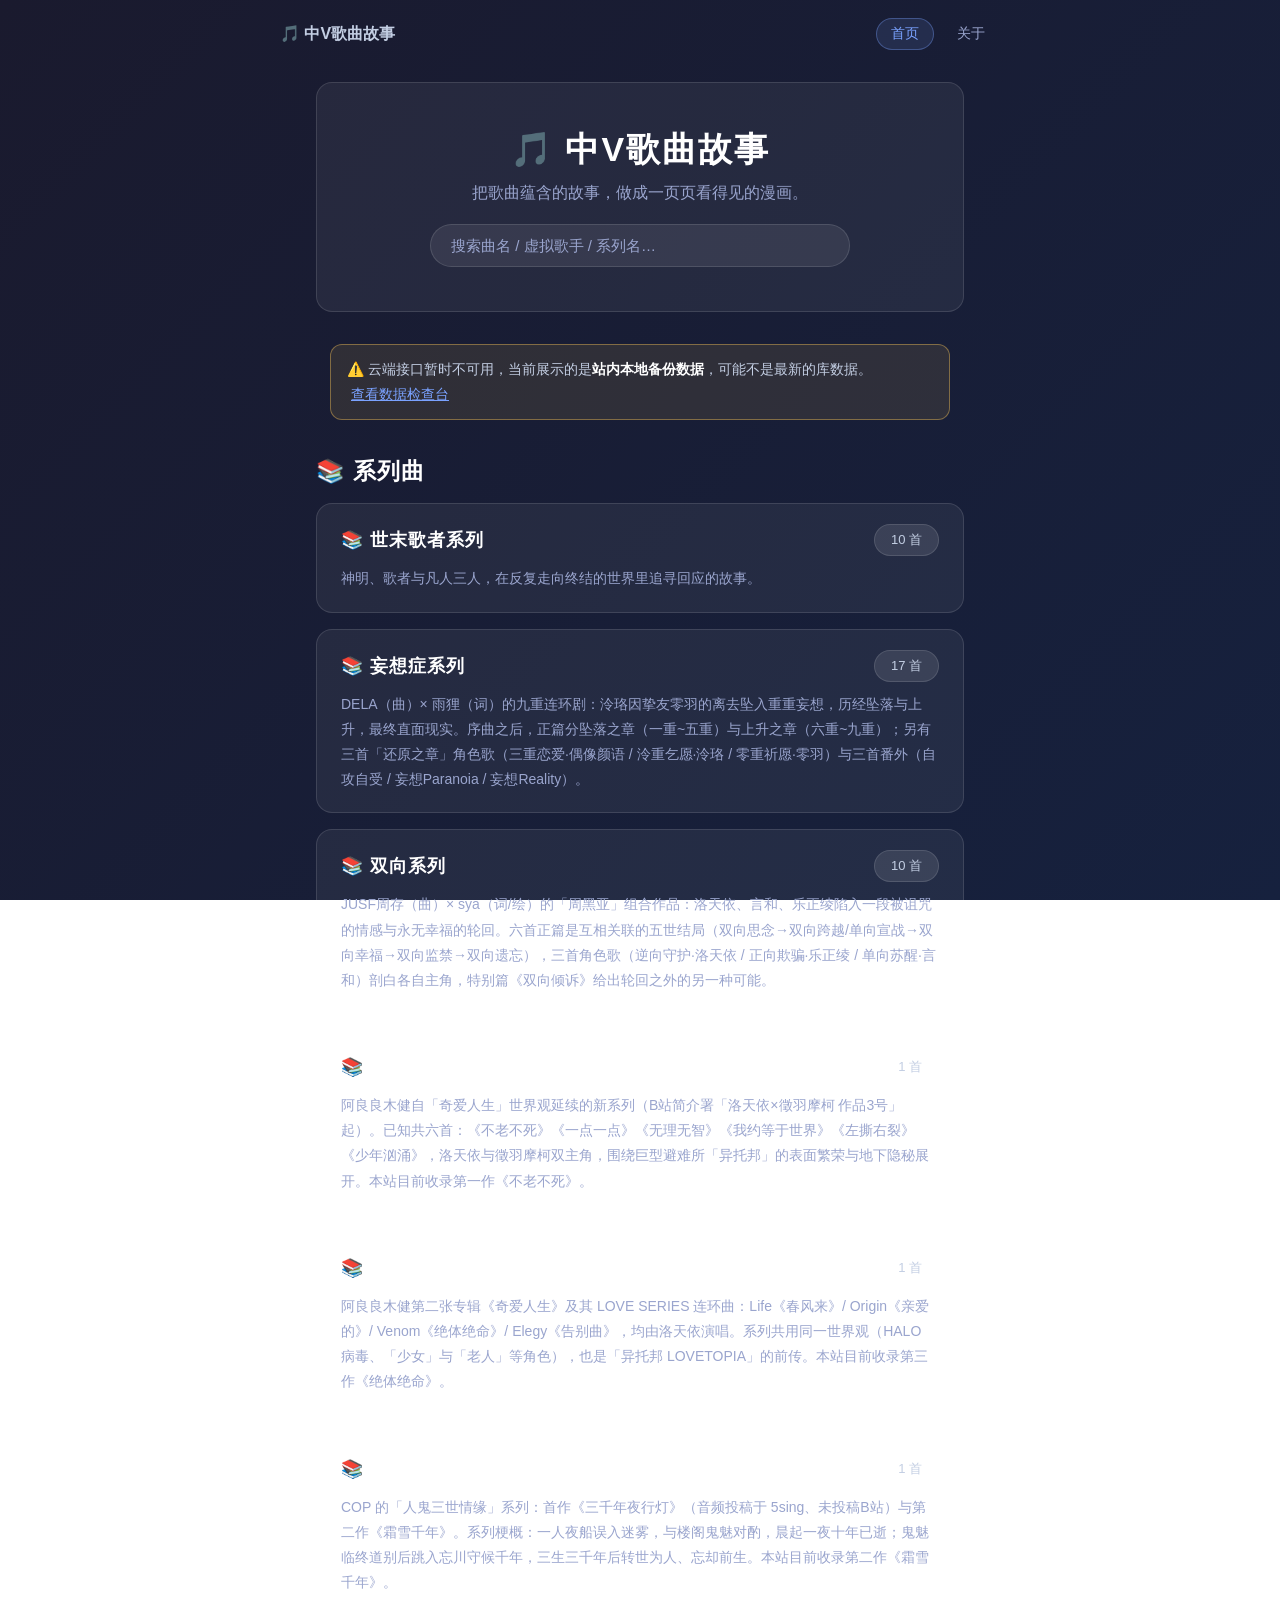
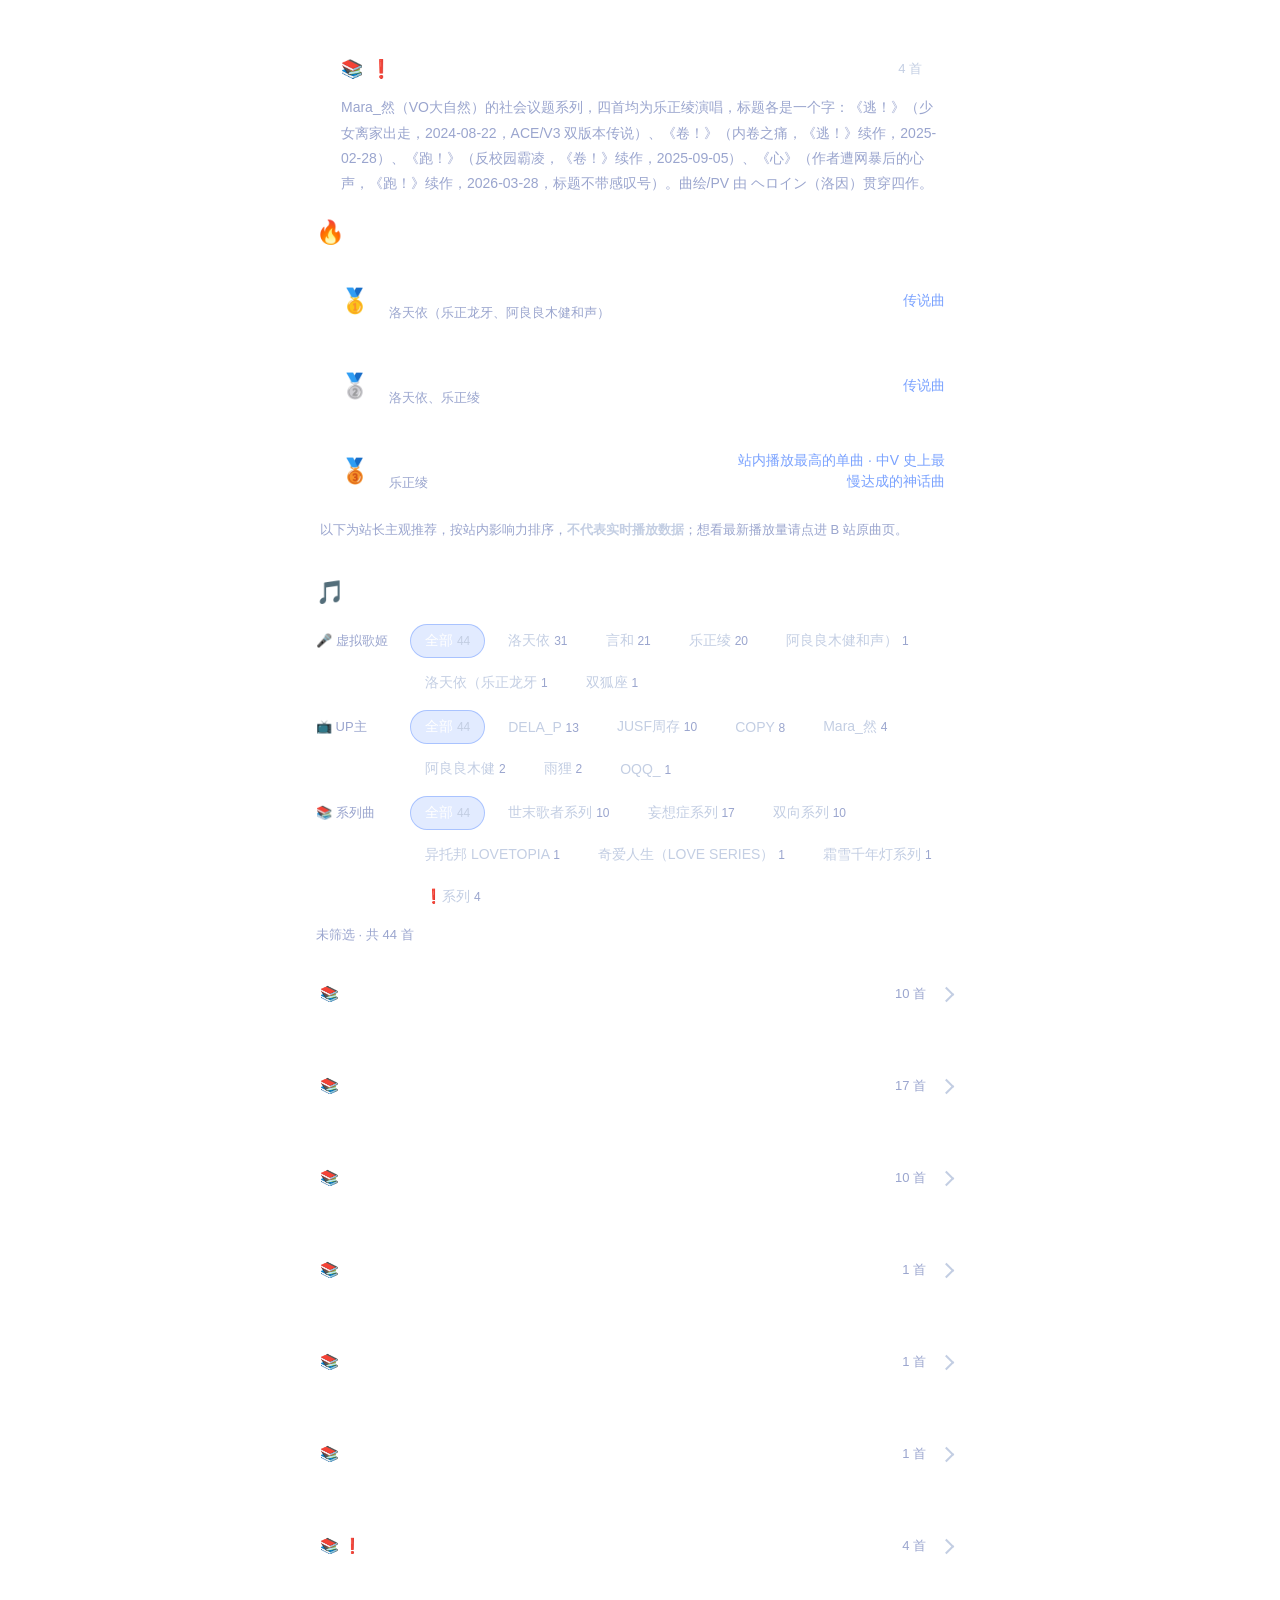
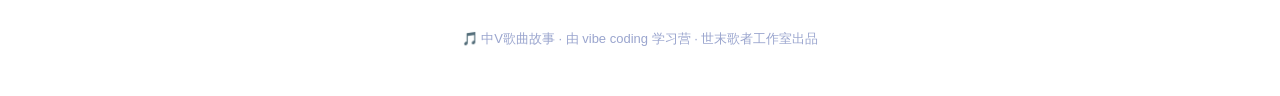
<file: index.html>
<!DOCTYPE html>
<html lang="zh-CN">
<head>
  <meta charset="UTF-8">
  <meta name="viewport" content="width=device-width, initial-scale=1.0">
  <title>中V歌曲故事</title>
  <link rel="stylesheet" href="css/style.css">
  <link rel="icon" href="favicon.ico" type="image/x-icon">
</head>
<body>
  <noscript>
    <p style="color:#fff;text-align:center;padding:40px;">这个网站需要启用 JavaScript 才能阅读故事。</p>
  </noscript>
  <nav class="site-nav">
    <a class="nav-brand" href="#/">🎵 中V歌曲故事</a>
    <div class="nav-links">
      <a class="nav-link" data-route="home" href="#/">首页</a>
      <a class="nav-link" data-route="about" href="#/about">关于</a>
    </div>
  </nav>
  <div id="app"></div>
  <script src="js/data.js"></script>
  <!-- Day 19：数据访问层（所有 HTTP 调用）必须先于业务层加载 -->
  <script src="js/api.js"></script>
  <script src="js/store.js"></script>
  <script src="js/render.js"></script>
  <script src="js/app.js"></script>
</body>
</html>
</file>
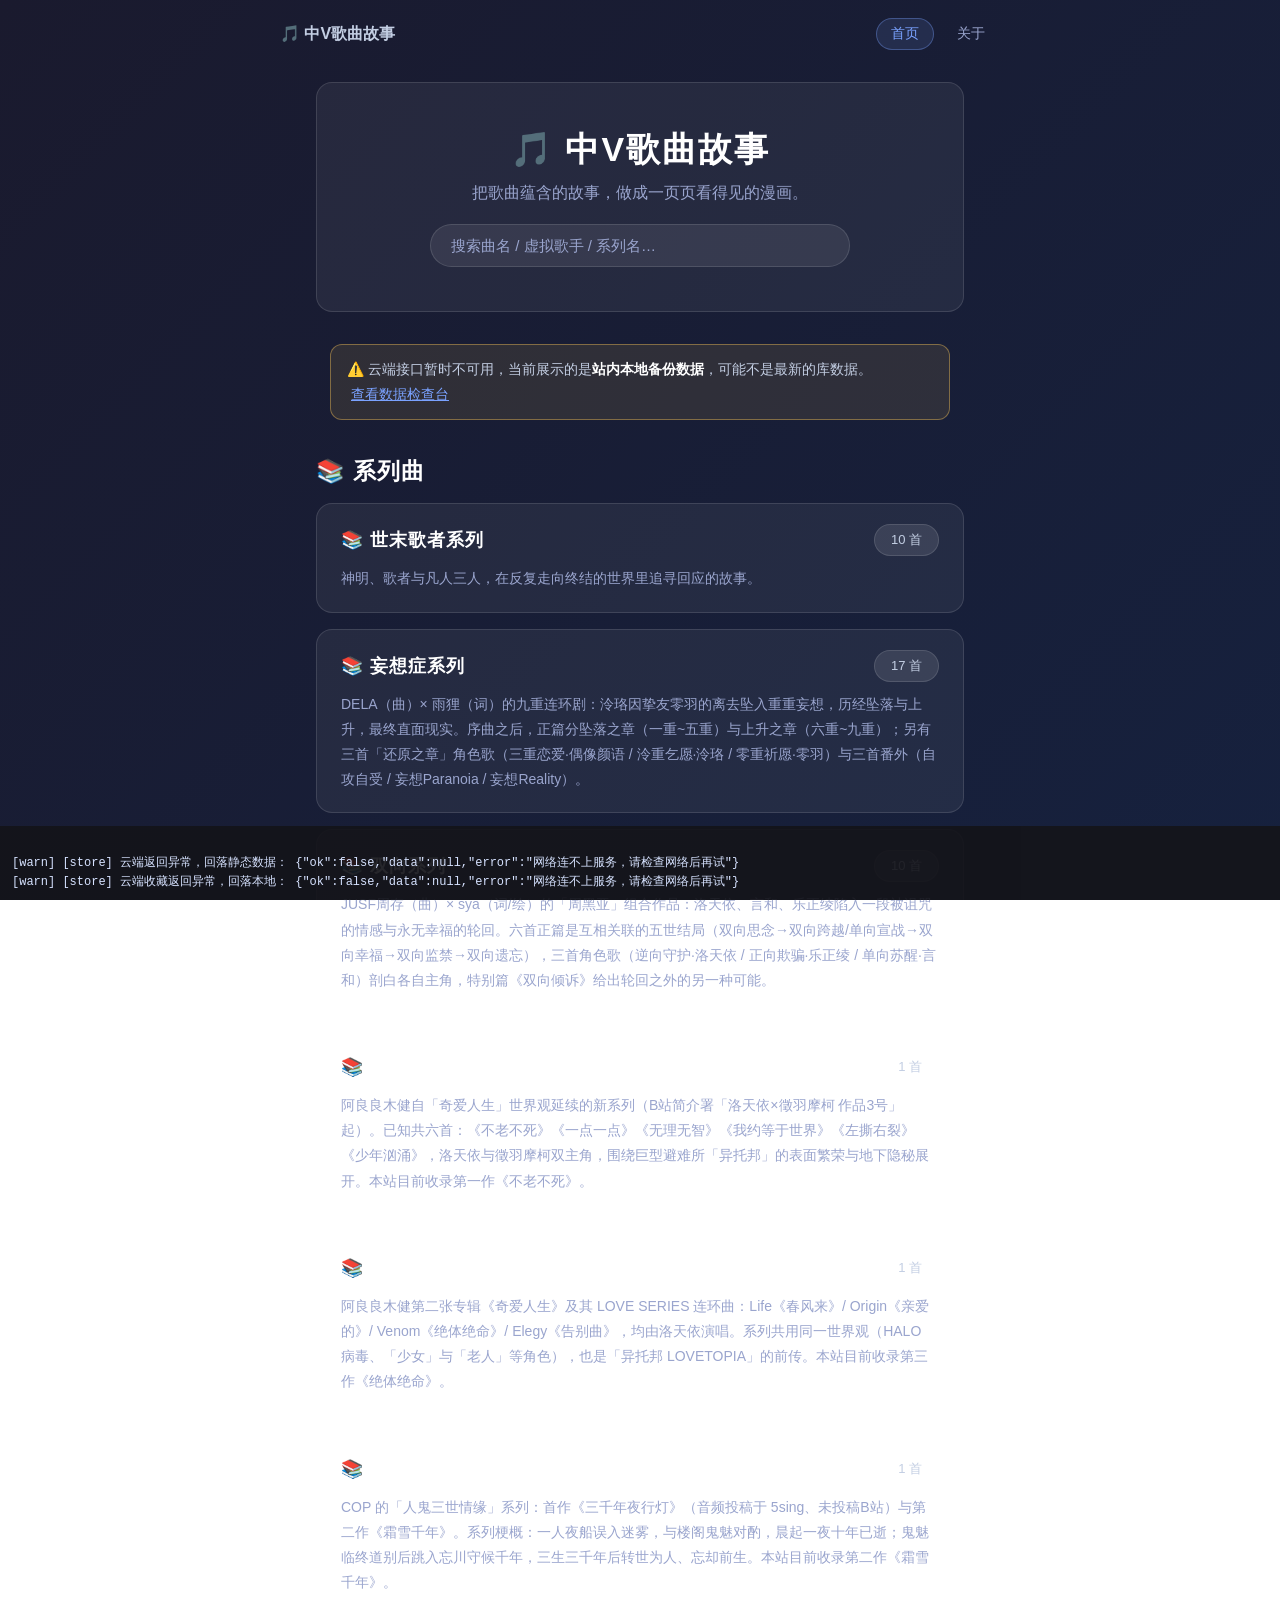
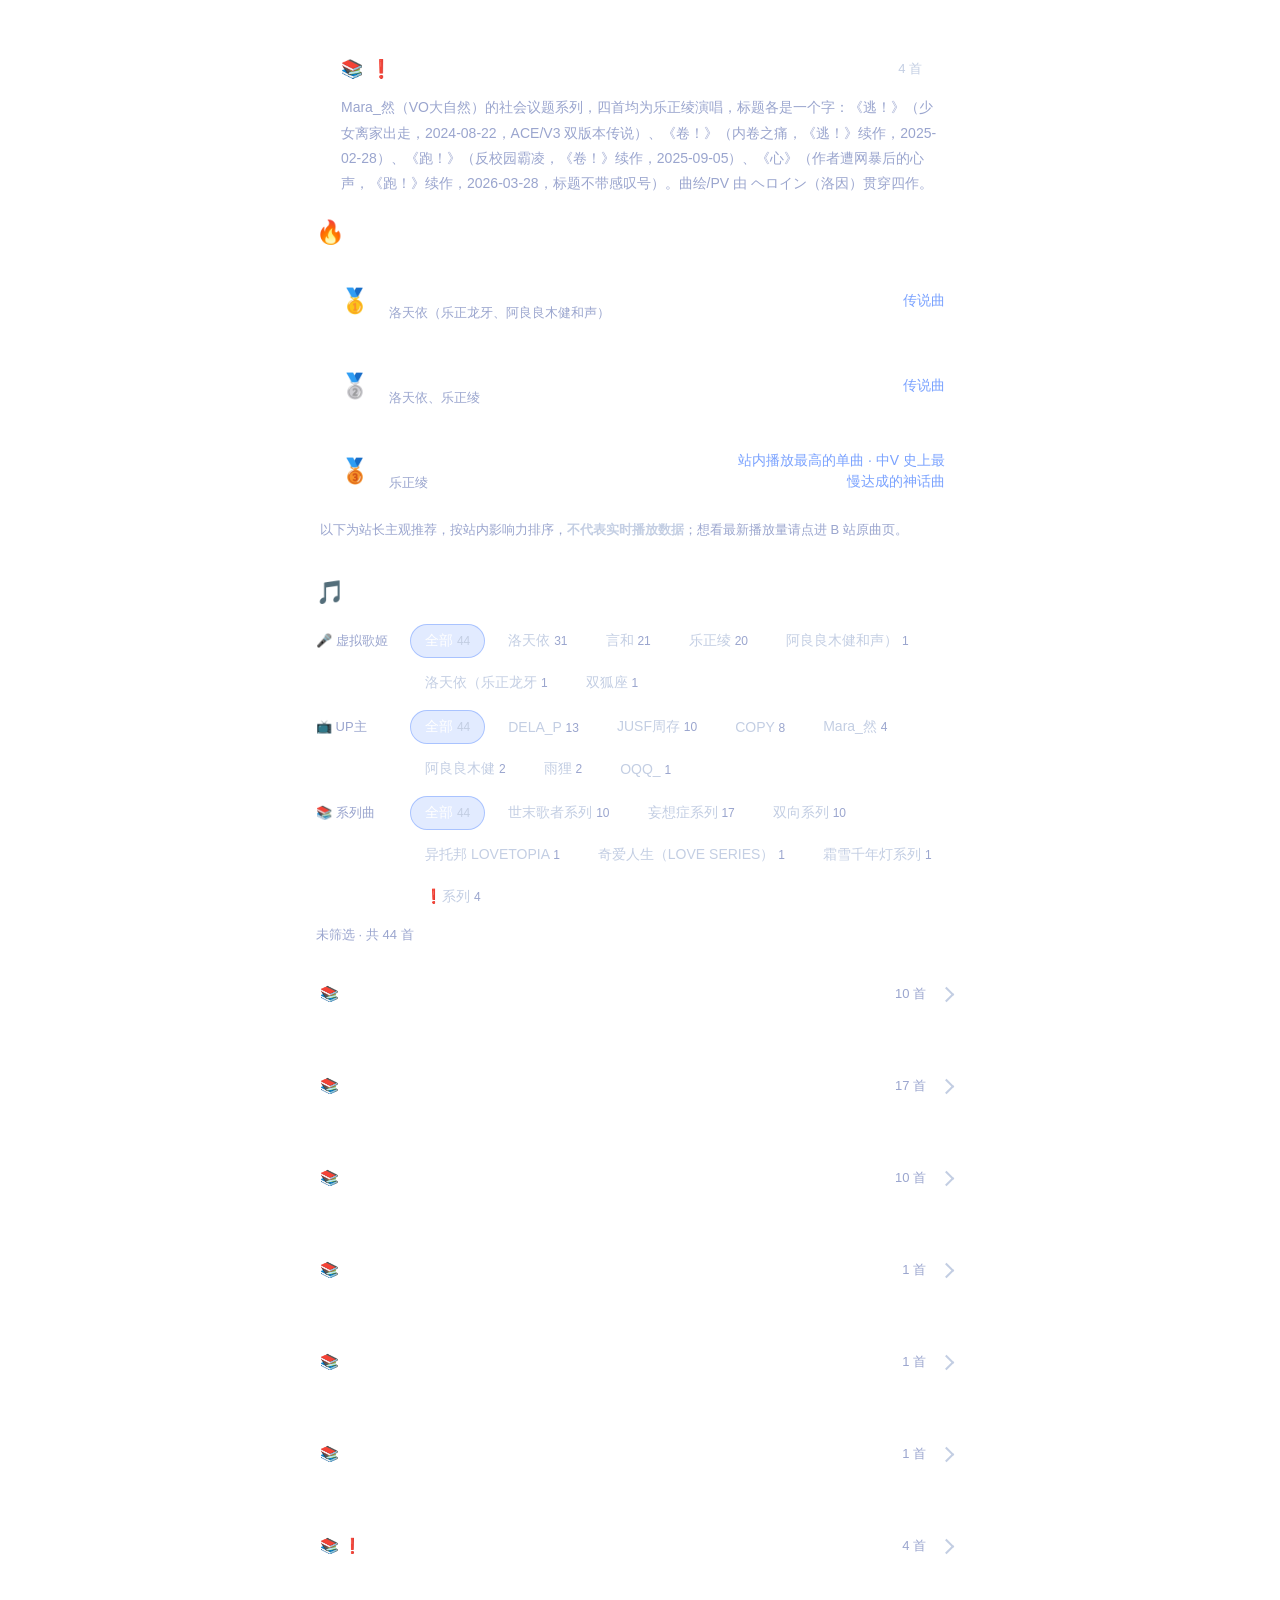
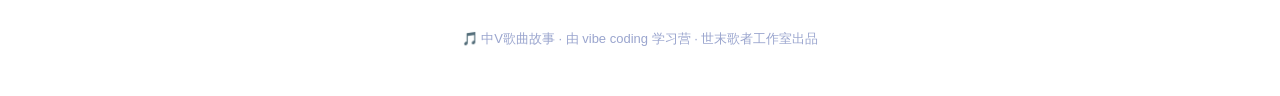
<file: scripts/day24-local.html>
<!DOCTYPE html>
<html lang="zh-CN">
<head>
  <meta charset="UTF-8">
  <meta name="viewport" content="width=device-width, initial-scale=1.0">
  <title>Day 24 · 本地联调复现台（站点真实代码 + 本地假后端）</title>
  <link rel="stylesheet" href="/css/style.css">
</head>
<body>
  <nav class="site-nav">
    <a class="nav-brand" href="#/">🎵 中V歌曲故事</a>
    <div class="nav-links">
      <a class="nav-link" data-route="home" href="#/">首页</a>
      <a class="nav-link" data-route="about" href="#/about">关于</a>
    </div>
  </nav>
  <div id="app"></div>
  <pre id="console-mirror" style="position:fixed;bottom:0;left:0;right:0;max-height:180px;overflow:auto;margin:0;padding:8px 12px;background:rgba(20,20,26,.92);color:#d6e2ff;font:12px/1.6 Consolas,monospace;z-index:9999;white-space:pre-wrap;"></pre>
  <script src="/js/data.js"></script>
  <script src="/js/api.js"></script>
  <script>
    // ===== 以下三段是「测试台专用的环境替换」，站点代码一行未改 =====
    // 1) 接口地址指到本地假 PostgREST（契约一致，可增改删查）
    API_BASE.url = "http://127.0.0.1:8974/__full";
    // 2) 控制台镜像：console 输出同时打到页面底部，供截图留证
    (function () {
      const mirror = document.getElementById("console-mirror");
      const orig = { log: console.log, warn: console.warn, error: console.error };
      function put(tag, args) {
        const line = Array.from(args).map(a => (typeof a === "string" ? a : JSON.stringify(a))).join(" ");
        mirror.textContent = (mirror.textContent + "\n" + tag + " " + line).split("\n").slice(-40).join("\n");
      }
      console.log = function () { put("[log]", arguments); orig.log.apply(console, arguments); };
      console.warn = function () { put("[warn]", arguments); orig.warn.apply(console, arguments); };
      console.error = function () { put("[error]", arguments); orig.error.apply(console, arguments); };
      // 3) fetch 记录：每个 RPC 请求一行（发了几次、返回什么状态，一目了然）
      const of = window.fetch;
      window.fetch = function (url, opts) {
        const u = String(url);
        return of.apply(this, arguments).then(res => {
          if (u.indexOf("/rpc/") !== -1) {
            console.log("[net] POST " + u.split("/rpc/")[1].split("?")[0] + " → HTTP " + res.status);
          }
          return res;
        });
      };
    })();
  </script>
  <script src="/js/store.js"></script>
  <script src="/js/render.js"></script>
  <script src="/js/app.js"></script>
  <script>
    // 测试台专用：confirm 自动「确定」，否则无头浏览器里的删除永远走不下去
    window.confirm = function (msg) { console.log("[confirm] " + String(msg).split("\n")[0] + " → 确定"); return true; };

    // 复现驱动：?auto=double-delete —— 写入一条测试收藏，等写入结果出来，再 0 间隔快速连点两次「删掉这条收藏」
    (function () {
      const mode = new URLSearchParams(location.search).get("auto");
      if (mode !== "double-delete") return;
      function poll(label, test, cb, tries) {
        let r = null;
        try { r = test(); } catch (e) {}
        if (r) return cb(r);
        if (tries <= 0) { console.error("[driver] 等不到：" + label); return; }
        setTimeout(function () { poll(label, test, cb, tries - 1); }, 120);
      }
      function clickFresh(sel, tag) {
        const el = document.querySelector(sel);
        if (!el) { console.error("[driver] 点击时找不到 " + sel); return false; }
        console.log("[driver] " + tag);
        el.click();
        return true;
      }
      location.hash = "#/status";
      poll("写入按钮", function () { return document.querySelector("[data-status-write]"); }, function () {
        clickFresh("[data-status-write]", "第 1 次点击写入");
        poll("写入结果文本", function () {
          const out = document.getElementById("status-write-result");
          return out && out.textContent ? out : null;
        }, function () {
          poll("删除按钮", function () { return document.querySelector("[data-status-delete]"); }, function () {
            clickFresh("[data-status-delete]", "第 1 次点击删除");
            clickFresh("[data-status-delete]", "第 2 次点击删除（快速连点，间隔 0ms）");
          }, 80);
        }, 80);
      }, 80);
    })();
  </script>
</body>
</html>
</file>
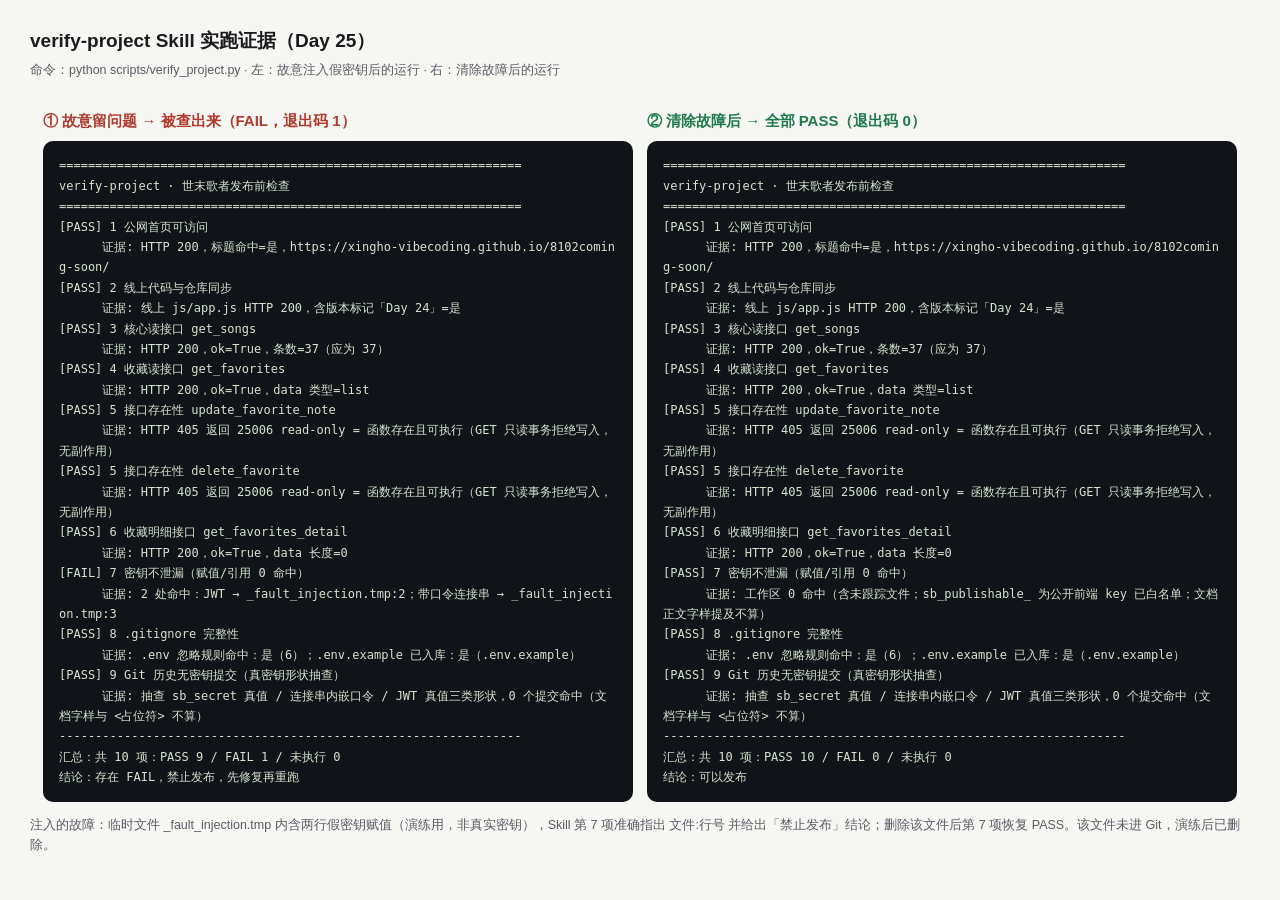
<file: scripts/day25-verify.html>
<!DOCTYPE html><html lang="zh-CN"><head><meta charset="utf-8"><title>Day 25 · verify-project 实跑证据</title>
<style>body{margin:0;padding:26px 30px;background:#f6f6f2;color:#1b1b1f;font:14px/1.6 "Segoe UI","Microsoft YaHei",sans-serif}
h1{font-size:19px;margin:0 0 4px}.sub{color:#5b5b66;font-size:12.5px;margin-bottom:14px}
h2{font-size:15px;margin:14px 0 8px}
pre{background:#101418;color:#d6e2d0;border-radius:10px;padding:14px 16px;font:12px/1.7 Consolas,monospace;white-space:pre-wrap;word-break:break-all;margin:0}
.fail h2{color:#b03a2e}.good h2{color:#1f7a4d}
.note{margin-top:12px;font-size:12.5px;color:#5b5b66}</style></head><body>
<h1>verify-project Skill 实跑证据（Day 25）</h1>
<div class="sub">命令：python scripts/verify_project.py · 左：故意注入假密钥后的运行 · 右：清除故障后的运行</div>
<table style="width:100%;border-collapse:separate;border-spacing:12px 0"><tr>
<td class="fail" style="width:50%;vertical-align:top"><h2>① 故意留问题 → 被查出来（FAIL，退出码 1）</h2><pre>================================================================
verify-project · 世末歌者发布前检查
================================================================
[PASS] 1 公网首页可访问
      证据: HTTP 200，标题命中=是，https://xingho-vibecoding.github.io/8102coming-soon/
[PASS] 2 线上代码与仓库同步
      证据: 线上 js/app.js HTTP 200，含版本标记「Day 24」=是
[PASS] 3 核心读接口 get_songs
      证据: HTTP 200，ok=True，条数=37（应为 37）
[PASS] 4 收藏读接口 get_favorites
      证据: HTTP 200，ok=True，data 类型=list
[PASS] 5 接口存在性 update_favorite_note
      证据: HTTP 405 返回 25006 read-only = 函数存在且可执行（GET 只读事务拒绝写入，无副作用）
[PASS] 5 接口存在性 delete_favorite
      证据: HTTP 405 返回 25006 read-only = 函数存在且可执行（GET 只读事务拒绝写入，无副作用）
[PASS] 6 收藏明细接口 get_favorites_detail
      证据: HTTP 200，ok=True，data 长度=0
[FAIL] 7 密钥不泄漏（赋值/引用 0 命中）
      证据: 2 处命中：JWT → _fault_injection.tmp:2；带口令连接串 → _fault_injection.tmp:3
[PASS] 8 .gitignore 完整性
      证据: .env 忽略规则命中：是（6）；.env.example 已入库：是（.env.example）
[PASS] 9 Git 历史无密钥提交（真密钥形状抽查）
      证据: 抽查 sb_secret 真值 / 连接串内嵌口令 / JWT 真值三类形状，0 个提交命中（文档字样与 &lt;占位符&gt; 不算）
----------------------------------------------------------------
汇总：共 10 项：PASS 9 / FAIL 1 / 未执行 0
结论：存在 FAIL，禁止发布，先修复再重跑
</pre></td>
<td class="good" style="width:50%;vertical-align:top"><h2>② 清除故障后 → 全部 PASS（退出码 0）</h2><pre>================================================================
verify-project · 世末歌者发布前检查
================================================================
[PASS] 1 公网首页可访问
      证据: HTTP 200，标题命中=是，https://xingho-vibecoding.github.io/8102coming-soon/
[PASS] 2 线上代码与仓库同步
      证据: 线上 js/app.js HTTP 200，含版本标记「Day 24」=是
[PASS] 3 核心读接口 get_songs
      证据: HTTP 200，ok=True，条数=37（应为 37）
[PASS] 4 收藏读接口 get_favorites
      证据: HTTP 200，ok=True，data 类型=list
[PASS] 5 接口存在性 update_favorite_note
      证据: HTTP 405 返回 25006 read-only = 函数存在且可执行（GET 只读事务拒绝写入，无副作用）
[PASS] 5 接口存在性 delete_favorite
      证据: HTTP 405 返回 25006 read-only = 函数存在且可执行（GET 只读事务拒绝写入，无副作用）
[PASS] 6 收藏明细接口 get_favorites_detail
      证据: HTTP 200，ok=True，data 长度=0
[PASS] 7 密钥不泄漏（赋值/引用 0 命中）
      证据: 工作区 0 命中（含未跟踪文件；sb_publishable_ 为公开前端 key 已白名单；文档正文字样提及不算）
[PASS] 8 .gitignore 完整性
      证据: .env 忽略规则命中：是（6）；.env.example 已入库：是（.env.example）
[PASS] 9 Git 历史无密钥提交（真密钥形状抽查）
      证据: 抽查 sb_secret 真值 / 连接串内嵌口令 / JWT 真值三类形状，0 个提交命中（文档字样与 &lt;占位符&gt; 不算）
----------------------------------------------------------------
汇总：共 10 项：PASS 10 / FAIL 0 / 未执行 0
结论：可以发布
</pre></td>
</tr></table>
<div class="note">注入的故障：临时文件 _fault_injection.tmp 内含两行假密钥赋值（演练用，非真实密钥），Skill 第 7 项准确指出 文件:行号 并给出「禁止发布」结论；删除该文件后第 7 项恢复 PASS。该文件未进 Git，演练后已删除。</div>
</body></html>
</file>
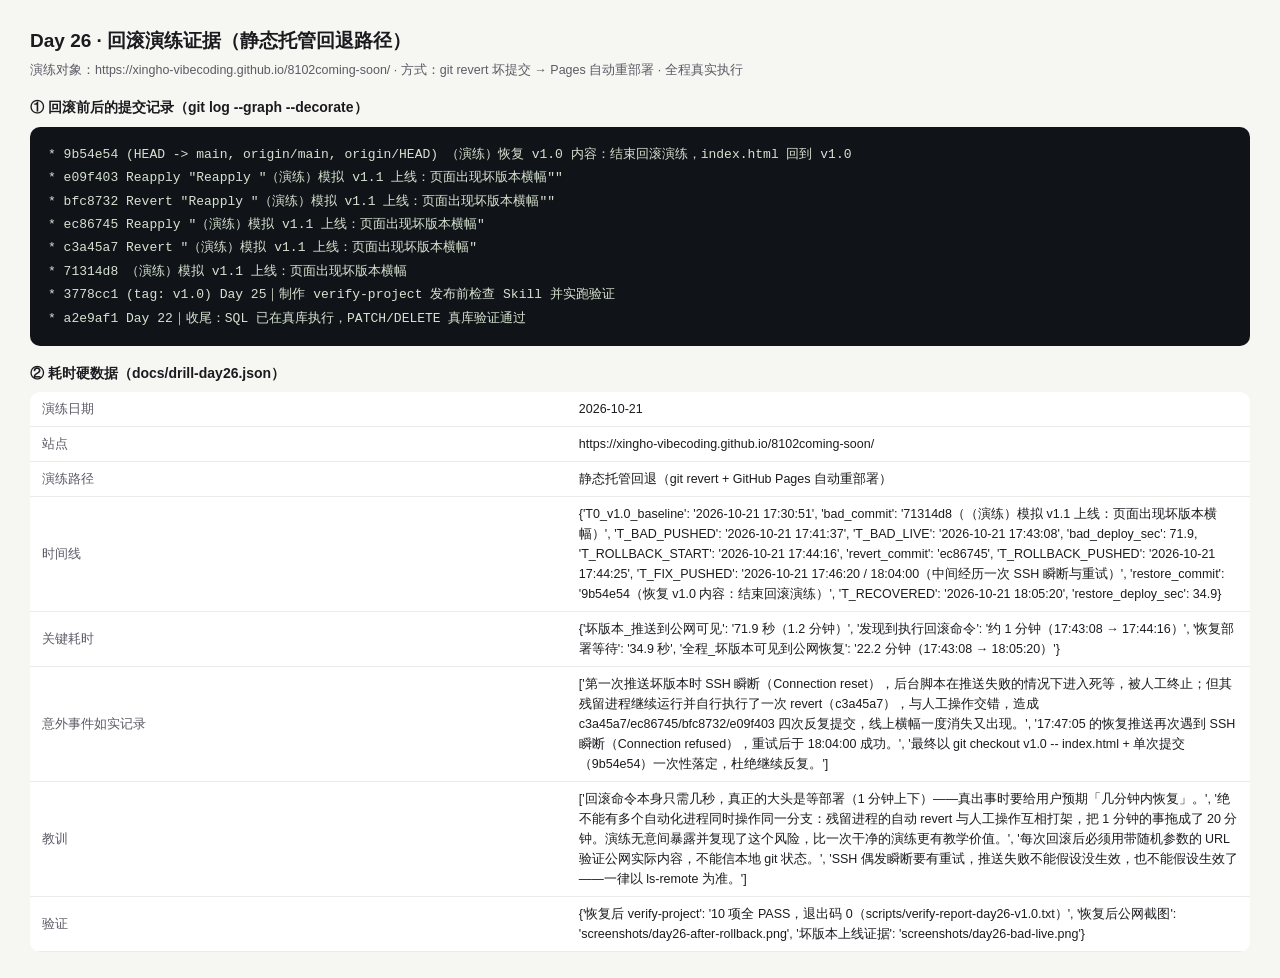
<file: scripts/day26-drill-evidence.html>
<!DOCTYPE html><html lang="zh-CN"><head><meta charset="utf-8">
<title>Day 26 · 回滚演练证据</title>
<style>
body{margin:0;padding:26px 30px;background:#f6f6f2;color:#1b1b1f;font:14px/1.6 "Segoe UI","Microsoft YaHei",sans-serif}
h1{font-size:19px;margin:0 0 4px} .sub{color:#5b5b66;font-size:12.5px;margin-bottom:16px}
h2{font-size:14px;margin:16px 0 8px}
pre{background:#101418;color:#d6e2d0;border-radius:10px;padding:16px 18px;font:13px/1.8 Consolas,monospace;margin:0}
table{border-collapse:collapse;width:100%;background:#fff;border-radius:10px;overflow:hidden;font-size:12.5px}
td{border-bottom:1px solid #ececea;padding:7px 12px} td:first-child{color:#5b5b66;width:44%}
.key td{background:#fff7e6;font-weight:700}
</style></head><body>
<h1>Day 26 · 回滚演练证据（静态托管回退路径）</h1>
<div class="sub">演练对象：https://xingho-vibecoding.github.io/8102coming-soon/ · 方式：git revert 坏提交 → Pages 自动重部署 · 全程真实执行</div>
<h2>① 回滚前后的提交记录（git log --graph --decorate）</h2>
<pre>* 9b54e54 (HEAD -&gt; main, origin/main, origin/HEAD) （演练）恢复 v1.0 内容：结束回滚演练，index.html 回到 v1.0
* e09f403 Reapply &quot;Reapply &quot;（演练）模拟 v1.1 上线：页面出现坏版本横幅&quot;&quot;
* bfc8732 Revert &quot;Reapply &quot;（演练）模拟 v1.1 上线：页面出现坏版本横幅&quot;&quot;
* ec86745 Reapply &quot;（演练）模拟 v1.1 上线：页面出现坏版本横幅&quot;
* c3a45a7 Revert &quot;（演练）模拟 v1.1 上线：页面出现坏版本横幅&quot;
* 71314d8 （演练）模拟 v1.1 上线：页面出现坏版本横幅
* 3778cc1 (tag: v1.0) Day 25｜制作 verify-project 发布前检查 Skill 并实跑验证
* a2e9af1 Day 22｜收尾：SQL 已在真库执行，PATCH/DELETE 真库验证通过
</pre>
<h2>② 耗时硬数据（docs/drill-day26.json）</h2>
<table><tr><td>演练日期</td><td>2026-10-21</td></tr><tr><td>站点</td><td>https://xingho-vibecoding.github.io/8102coming-soon/</td></tr><tr><td>演练路径</td><td>静态托管回退（git revert + GitHub Pages 自动重部署）</td></tr><tr><td>时间线</td><td>{&#x27;T0_v1.0_baseline&#x27;: &#x27;2026-10-21 17:30:51&#x27;, &#x27;bad_commit&#x27;: &#x27;71314d8（（演练）模拟 v1.1 上线：页面出现坏版本横幅）&#x27;, &#x27;T_BAD_PUSHED&#x27;: &#x27;2026-10-21 17:41:37&#x27;, &#x27;T_BAD_LIVE&#x27;: &#x27;2026-10-21 17:43:08&#x27;, &#x27;bad_deploy_sec&#x27;: 71.9, &#x27;T_ROLLBACK_START&#x27;: &#x27;2026-10-21 17:44:16&#x27;, &#x27;revert_commit&#x27;: &#x27;ec86745&#x27;, &#x27;T_ROLLBACK_PUSHED&#x27;: &#x27;2026-10-21 17:44:25&#x27;, &#x27;T_FIX_PUSHED&#x27;: &#x27;2026-10-21 17:46:20 / 18:04:00（中间经历一次 SSH 瞬断与重试）&#x27;, &#x27;restore_commit&#x27;: &#x27;9b54e54（恢复 v1.0 内容：结束回滚演练）&#x27;, &#x27;T_RECOVERED&#x27;: &#x27;2026-10-21 18:05:20&#x27;, &#x27;restore_deploy_sec&#x27;: 34.9}</td></tr><tr><td>关键耗时</td><td>{&#x27;坏版本_推送到公网可见&#x27;: &#x27;71.9 秒（1.2 分钟）&#x27;, &#x27;发现到执行回滚命令&#x27;: &#x27;约 1 分钟（17:43:08 → 17:44:16）&#x27;, &#x27;恢复部署等待&#x27;: &#x27;34.9 秒&#x27;, &#x27;全程_坏版本可见到公网恢复&#x27;: &#x27;22.2 分钟（17:43:08 → 18:05:20）&#x27;}</td></tr><tr><td>意外事件如实记录</td><td>[&#x27;第一次推送坏版本时 SSH 瞬断（Connection reset），后台脚本在推送失败的情况下进入死等，被人工终止；但其残留进程继续运行并自行执行了一次 revert（c3a45a7），与人工操作交错，造成 c3a45a7/ec86745/bfc8732/e09f403 四次反复提交，线上横幅一度消失又出现。&#x27;, &#x27;17:47:05 的恢复推送再次遇到 SSH 瞬断（Connection refused），重试后于 18:04:00 成功。&#x27;, &#x27;最终以 git checkout v1.0 -- index.html + 单次提交（9b54e54）一次性落定，杜绝继续反复。&#x27;]</td></tr><tr><td>教训</td><td>[&#x27;回滚命令本身只需几秒，真正的大头是等部署（1 分钟上下）——真出事时要给用户预期「几分钟内恢复」。&#x27;, &#x27;绝不能有多个自动化进程同时操作同一分支：残留进程的自动 revert 与人工操作互相打架，把 1 分钟的事拖成了 20 分钟。演练无意间暴露并复现了这个风险，比一次干净的演练更有教学价值。&#x27;, &#x27;每次回滚后必须用带随机参数的 URL 验证公网实际内容，不能信本地 git 状态。&#x27;, &#x27;SSH 偶发瞬断要有重试，推送失败不能假设没生效，也不能假设生效了——一律以 ls-remote 为准。&#x27;]</td></tr><tr><td>验证</td><td>{&#x27;恢复后 verify-project&#x27;: &#x27;10 项全 PASS，退出码 0（scripts/verify-report-day26-v1.0.txt）&#x27;, &#x27;恢复后公网截图&#x27;: &#x27;screenshots/day26-after-rollback.png&#x27;, &#x27;坏版本上线证据&#x27;: &#x27;screenshots/day26-bad-live.png&#x27;}</td></tr></table>
</body></html>
</file>
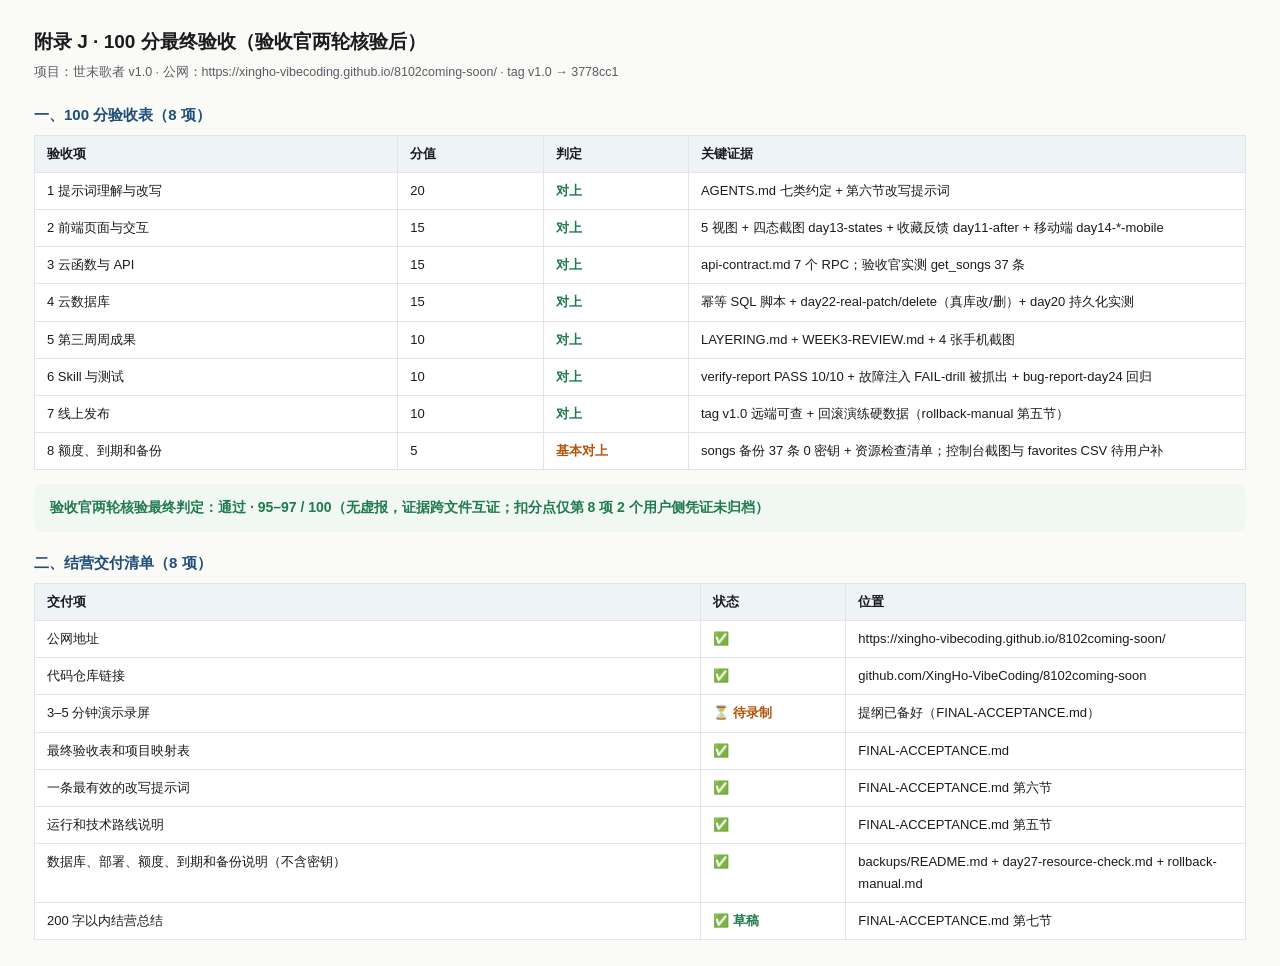
<file: scripts/day28-checklist.html>
<!DOCTYPE html><html lang="zh-CN"><head><meta charset="utf-8"><title>Day 28 · 附录 J 最终验收</title>
<style>body{margin:0;padding:26px 34px;background:#fafaf7;color:#1b1b1f;font:14px/1.7 "Segoe UI","Microsoft YaHei",sans-serif}
h1{font-size:19px;margin:0 0 4px}.sub{color:#5b5b66;font-size:12.5px;margin-bottom:14px}
h2{font-size:15px;margin:18px 0 8px;color:#1f4e79}
table{border-collapse:collapse;width:100%;background:#fff;font-size:13px;border:1px solid #e3e3e8}
th,td{border:1px solid #e3e3e8;padding:7px 12px;text-align:left;vertical-align:top}
th{background:#eef3f8}
.ok{color:#1f7a4d;font-weight:700}.warn{color:#b45309;font-weight:700}
.score{margin-top:14px;padding:12px 16px;border-radius:10px;background:#f1f8f4;color:#1f7a4d;font-weight:700}
</style></head><body>
<h1>附录 J · 100 分最终验收（验收官两轮核验后）</h1>
<div class="sub">项目：世末歌者 v1.0 · 公网：https://xingho-vibecoding.github.io/8102coming-soon/ · tag v1.0 → 3778cc1</div>

<h2>一、100 分验收表（8 项）</h2>
<table>
<tr><th style="width:30%">验收项</th><th style="width:12%">分值</th><th style="width:12%">判定</th><th>关键证据</th></tr>
<tr><td>1 提示词理解与改写</td><td>20</td><td class="ok">对上</td><td>AGENTS.md 七类约定 + 第六节改写提示词</td></tr>
<tr><td>2 前端页面与交互</td><td>15</td><td class="ok">对上</td><td>5 视图 + 四态截图 day13-states + 收藏反馈 day11-after + 移动端 day14-*-mobile</td></tr>
<tr><td>3 云函数与 API</td><td>15</td><td class="ok">对上</td><td>api-contract.md 7 个 RPC；验收官实测 get_songs 37 条</td></tr>
<tr><td>4 云数据库</td><td>15</td><td class="ok">对上</td><td>幂等 SQL 脚本 + day22-real-patch/delete（真库改/删）+ day20 持久化实测</td></tr>
<tr><td>5 第三周周成果</td><td>10</td><td class="ok">对上</td><td>LAYERING.md + WEEK3-REVIEW.md + 4 张手机截图</td></tr>
<tr><td>6 Skill 与测试</td><td>10</td><td class="ok">对上</td><td>verify-report PASS 10/10 + 故障注入 FAIL-drill 被抓出 + bug-report-day24 回归</td></tr>
<tr><td>7 线上发布</td><td>10</td><td class="ok">对上</td><td>tag v1.0 远端可查 + 回滚演练硬数据（rollback-manual 第五节）</td></tr>
<tr><td>8 额度、到期和备份</td><td>5</td><td class="warn">基本对上</td><td>songs 备份 37 条 0 密钥 + 资源检查清单；控制台截图与 favorites CSV 待用户补</td></tr>
</table>
<div class="score">验收官两轮核验最终判定：通过 · 95–97 / 100（无虚报，证据跨文件互证；扣分点仅第 8 项 2 个用户侧凭证未归档）</div>

<h2>二、结营交付清单（8 项）</h2>
<table>
<tr><th style="width:55%">交付项</th><th style="width:12%">状态</th><th>位置</th></tr>
<tr><td>公网地址</td><td class="ok">✅</td><td>https://xingho-vibecoding.github.io/8102coming-soon/</td></tr>
<tr><td>代码仓库链接</td><td class="ok">✅</td><td>github.com/XingHo-VibeCoding/8102coming-soon</td></tr>
<tr><td>3–5 分钟演示录屏</td><td class="warn">⏳ 待录制</td><td>提纲已备好（FINAL-ACCEPTANCE.md）</td></tr>
<tr><td>最终验收表和项目映射表</td><td class="ok">✅</td><td>FINAL-ACCEPTANCE.md</td></tr>
<tr><td>一条最有效的改写提示词</td><td class="ok">✅</td><td>FINAL-ACCEPTANCE.md 第六节</td></tr>
<tr><td>运行和技术路线说明</td><td class="ok">✅</td><td>FINAL-ACCEPTANCE.md 第五节</td></tr>
<tr><td>数据库、部署、额度、到期和备份说明（不含密钥）</td><td class="ok">✅</td><td>backups/README.md + day27-resource-check.md + rollback-manual.md</td></tr>
<tr><td>200 字以内结营总结</td><td class="ok">✅ 草稿</td><td>FINAL-ACCEPTANCE.md 第七节</td></tr>
</table>
</body></html>
</file>
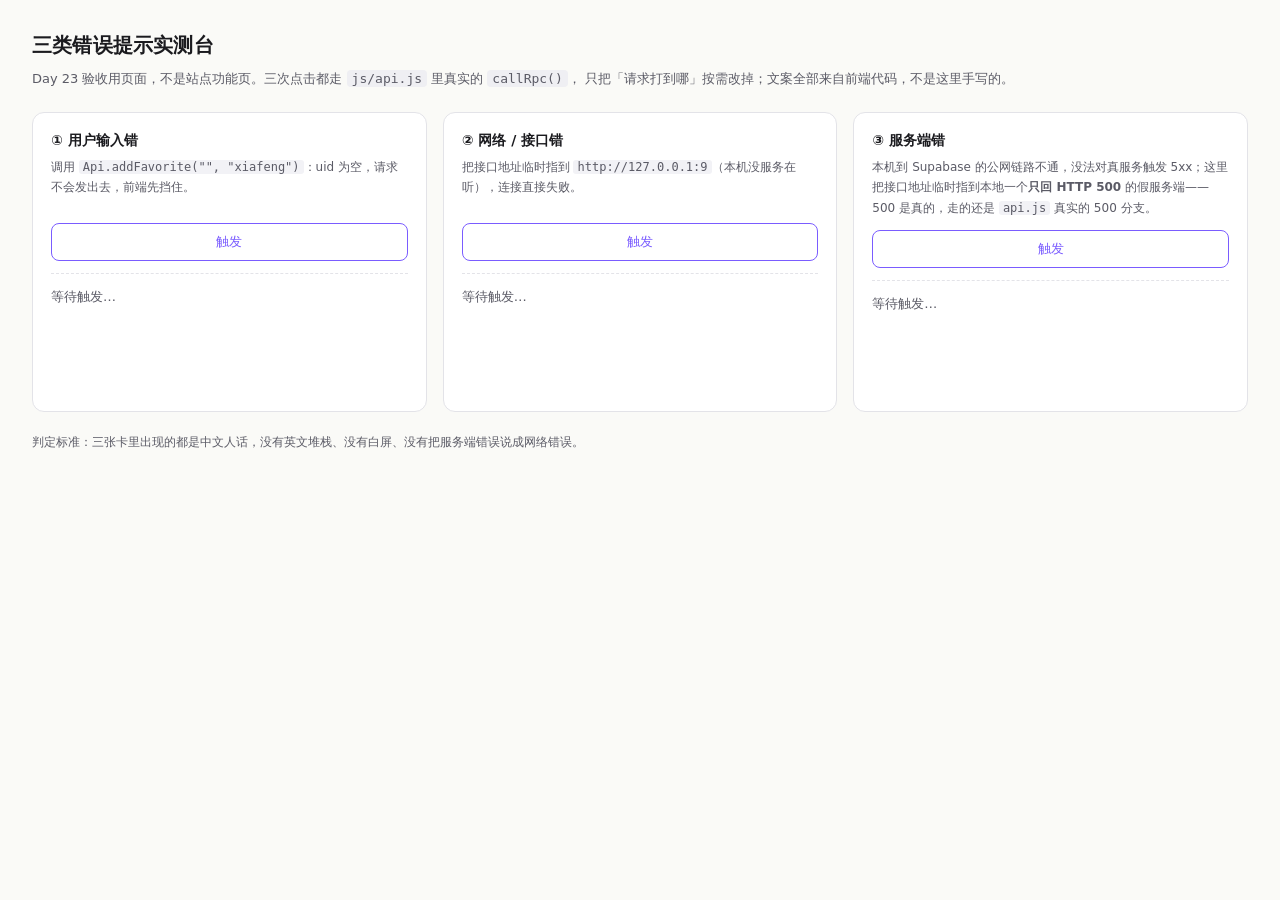
<file: scripts/error-states.html>
<!DOCTYPE html>
<html lang="zh-CN">
<head>
<meta charset="utf-8">
<meta name="viewport" content="width=device-width,initial-scale=1">
<title>Day 23 · 三类错误提示实测台</title>
<style>
  :root {
    --ink: #1b1b1f;
    --ink-2: #5b5b66;
    --line: #e3e3e8;
    --bg: #fafaf7;
    --card: #fff;
    --ok: #1f7a4d;
    --bad: #b3261e;
    --accent: #7a5cff;
  }
  * { box-sizing: border-box; }
  body {
    margin: 0; padding: 28px 32px 48px;
    background: var(--bg); color: var(--ink);
    font: 14px/1.7 "Segoe UI", "Microsoft YaHei", system-ui, sans-serif;
  }
  h1 { font-size: 20px; margin: 0 0 6px; letter-spacing: .2px; }
  .sub { color: var(--ink-2); font-size: 13px; margin-bottom: 22px; }
  .sub code { background: #efeff3; padding: 1px 5px; border-radius: 4px; }
  .grid { display: grid; grid-template-columns: repeat(3, 1fr); gap: 16px; }
  .card {
    background: var(--card); border: 1px solid var(--line);
    border-radius: 12px; padding: 16px 18px 18px;
    display: flex; flex-direction: column; min-height: 300px;
  }
  .card h2 { font-size: 14px; margin: 0 0 4px; }
  .card .how { font-size: 12px; color: var(--ink-2); margin-bottom: 12px; min-height: 54px; }
  .card .how code { background: #f2f2f6; padding: 0 4px; border-radius: 3px; }
  button {
    font: inherit; font-size: 13px; cursor: pointer;
    border: 1px solid var(--accent); background: #fff; color: var(--accent);
    border-radius: 8px; padding: 7px 12px; margin-bottom: 12px;
  }
  button:hover { background: #f6f4ff; }
  .out { flex: 1; border-top: 1px dashed var(--line); padding-top: 12px; font-size: 13px; }
  .out .row { margin-bottom: 6px; }
  .out .k { color: var(--ink-2); }
  .msg { font-size: 14px; font-weight: 600; margin-top: 8px; padding: 8px 10px; border-radius: 8px; background: #fff5f4; color: var(--bad); }
  .msg.ok { background: #f1f8f4; color: var(--ok); }
  .raw { font: 12px/1.5 Consolas, monospace; color: #8a8a95; word-break: break-all; }
  .foot { margin-top: 20px; font-size: 12px; color: var(--ink-2); }
</style>
</head>
<body>
  <h1>三类错误提示实测台</h1>
  <div class="sub">
    Day 23 验收用页面，不是站点功能页。三次点击都走 <code>js/api.js</code> 里真实的 <code>callRpc()</code>，
    只把「请求打到哪」按需改掉；文案全部来自前端代码，不是这里手写的。
  </div>

  <div class="grid" id="grid">
    <div class="card" data-k="input">
      <h2>① 用户输入错</h2>
      <div class="how">调用 <code>Api.addFavorite("", "xiafeng")</code>：uid 为空，请求不会发出去，前端先挡住。</div>
      <button id="btn-input">触发</button>
      <div class="out" id="out-input"><div class="k">等待触发…</div></div>
    </div>

    <div class="card" data-k="net">
      <h2>② 网络 / 接口错</h2>
      <div class="how">把接口地址临时指到 <code>http://127.0.0.1:9</code>（本机没服务在听），连接直接失败。</div>
      <button id="btn-net">触发</button>
      <div class="out" id="out-net"><div class="k">等待触发…</div></div>
    </div>

    <div class="card" data-k="server">
      <h2>③ 服务端错</h2>
      <div class="how">本机到 Supabase 的公网链路不通，没法对真服务触发 5xx；这里把接口地址临时指到本地一个<b>只回 HTTP 500</b> 的假服务端——500 是真的，走的还是 <code>api.js</code> 真实的 500 分支。</div>
      <button id="btn-server">触发</button>
      <div class="out" id="out-server"><div class="k">等待触发…</div></div>
    </div>
  </div>

  <div class="foot">
    判定标准：三张卡里出现的都是中文人话，没有英文堆栈、没有白屏、没有把服务端错误说成网络错误。
  </div>

  <script src="../js/api.js"></script>
  <script>
    function paint(id, rows, msg, kind) {
      const box = document.getElementById(id);
      box.innerHTML = rows.map(r => `<div class="row"><span class="k">${r[0]}：</span>${r[1]}</div>`).join("")
        + `<div class="msg ${kind === "ok" ? "ok" : ""}">${msg}</div>`;
    }

    // ① 输入错：不发请求
    document.getElementById("btn-input").addEventListener("click", async () => {
      const r = await Api.addFavorite("", "xiafeng");
      paint("out-input", [["HTTP", "无（请求未发出）"], ["ok", String(r.ok)]], r.error);
    });

    // ② 网络错：把 API_BASE.url 指到本机空端口，走真实的连接失败
    document.getElementById("btn-net").addEventListener("click", async () => {
      const original = API_BASE.url;
      API_BASE.url = "http://127.0.0.1:9";
      let r, err = "";
      try {
        r = await callRpc("get_songs", {}, "读取歌曲失败，请稍后再试");
      } catch (e) {
        err = String(e);
      } finally {
        API_BASE.url = original;
      }
      const rows = [
        ["实际请求", "http://127.0.0.1:9/rest/v1/rpc/get_songs"],
        ["结果", err ? "抛出异常" : "ok=" + (r && r.ok)],
      ];
      paint("out-net", rows, (r && r.error) || err || "（无返回）");
    });

    // ③ 服务端错：把地址指到本地假服务（真 500 + JSON），走真实的 5xx 分支
    document.getElementById("btn-server").addEventListener("click", async () => {
      const original = API_BASE.url;
      API_BASE.url = "http://127.0.0.1:8972/__mock";
      let r, err = "";
      try {
        r = await callRpc("get_songs", {}, "读取歌曲失败，请稍后再试");
      } catch (e) {
        err = String(e);
      } finally {
        API_BASE.url = original;
      }
      paint("out-server", [
        ["实际请求", "http://127.0.0.1:8972/__mock/rest/v1/rpc/get_songs"],
        ["HTTP 状态", "500（服务端内部错误）"],
        ["ok", String(r && r.ok)],
      ], (r && r.error) || err || "（无返回）");
    });

    // 截图用：?only=input|net|server 只留一张卡；?auto=1 自动触发，省掉手点
    (function () {
      const q = new URLSearchParams(location.search);
      const only = q.get("only");
      const grid = document.getElementById("grid");
      if (only) {
        document.querySelectorAll(".card").forEach(c => {
          if (c.dataset.k !== only) c.remove();
        });
        grid.style.gridTemplateColumns = "1fr";
        grid.style.maxWidth = "760px";
      }
      if (q.get("auto") === "1") {
        const btn = { input: "btn-input", net: "btn-net", server: "btn-server" };
        (only ? [only] : ["input", "net", "server"]).forEach(k => {
          document.getElementById(btn[k]).click();
        });
      }
    })();
  </script>
</body>
</html>
</file>
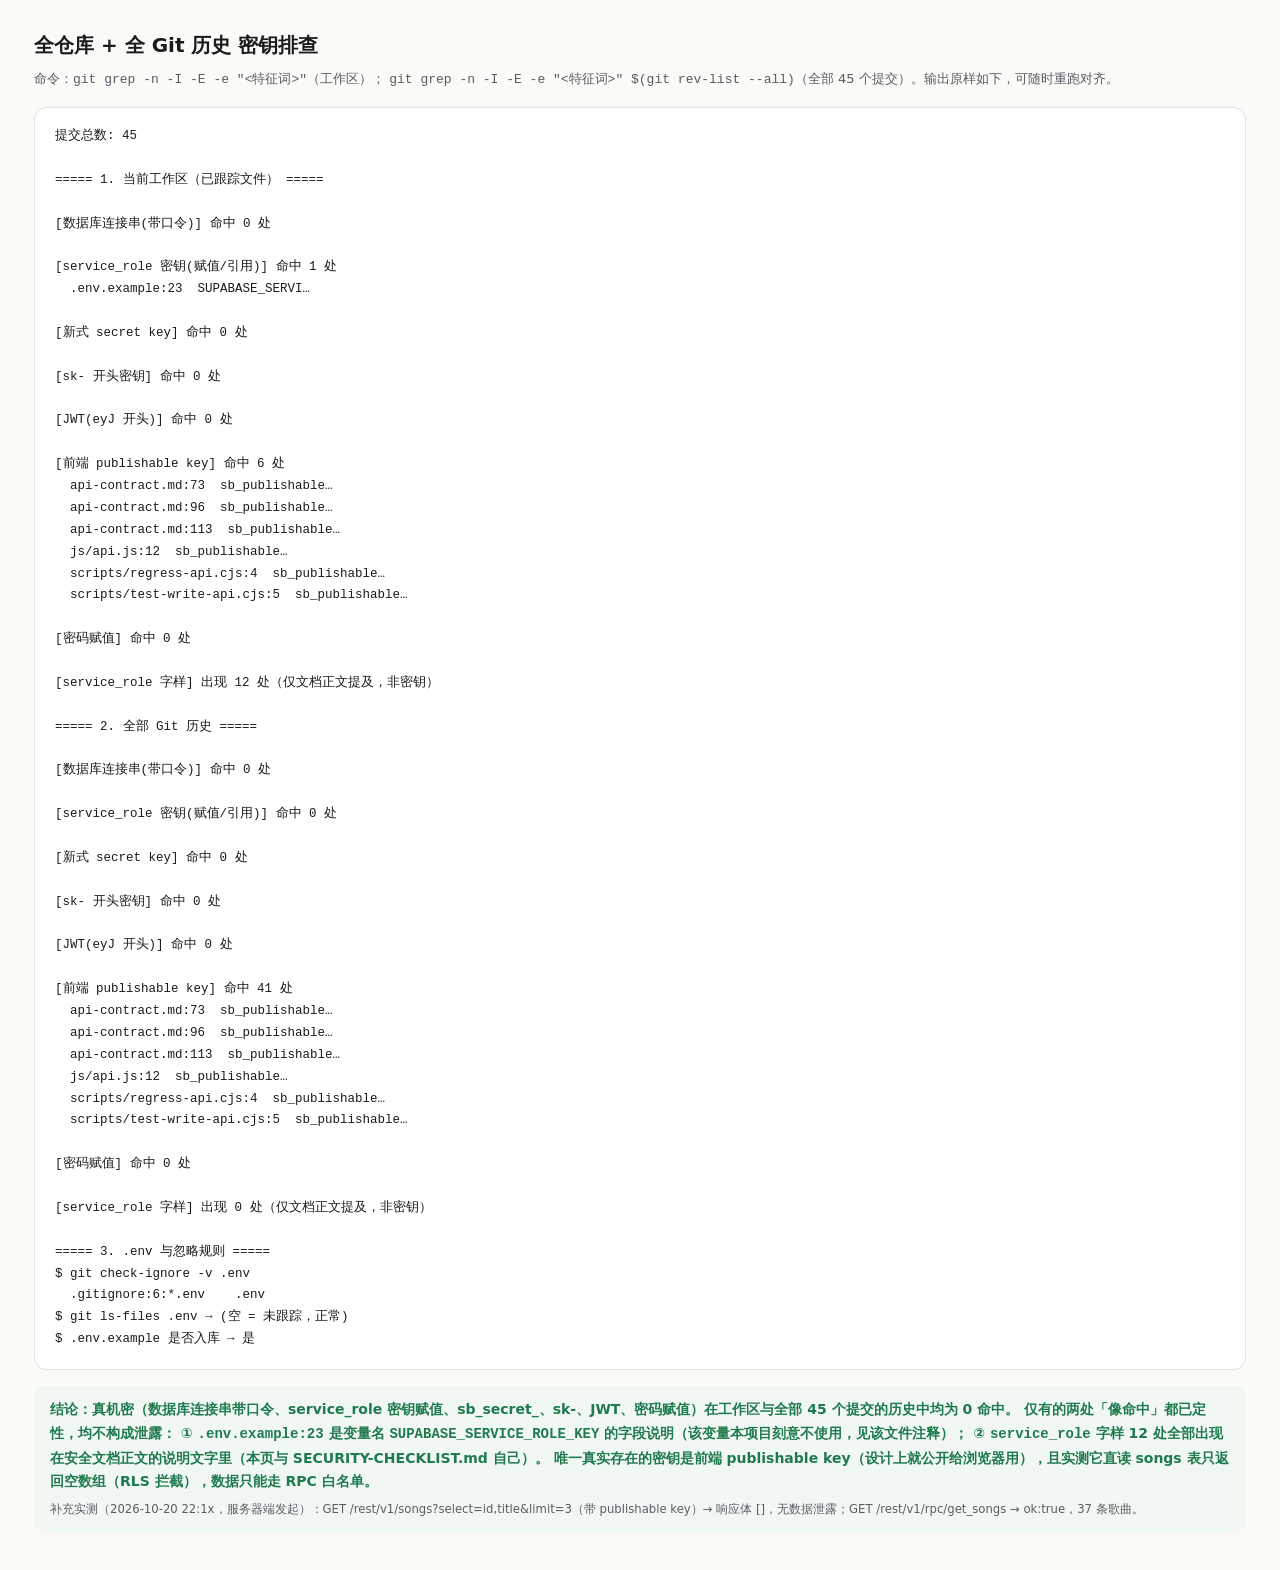
<file: scripts/secretscan-report.html>
<!DOCTYPE html>
<html lang="zh-CN">
<head>
<meta charset="utf-8">
<title>Day 23 · 密钥排查结果</title>
<style>
  body { margin:0; padding:28px 34px 40px; background:#fafaf7; color:#1b1b1f;
         font:14px/1.7 "Segoe UI","Microsoft YaHei",system-ui,sans-serif; }
  h1 { font-size:20px; margin:0 0 6px; }
  .sub { color:#5b5b66; font-size:13px; margin-bottom:16px; }
  pre { background:#fff; border:1px solid #e3e3e8; border-radius:12px;
        padding:18px 20px; font:12.5px/1.75 Consolas,"Courier New",monospace;
        white-space:pre-wrap; word-break:break-all; margin:0; }
  .verdict { margin-top:16px; padding:12px 16px; border-radius:10px;
             background:#f1f8f4; color:#1f7a4d; font-weight:600; }
  .verdict small { font-weight:400; color:#5b5b66; display:block; margin-top:6px; }
</style>
</head>
<body>
  <h1>全仓库 + 全 Git 历史 密钥排查</h1>
  <div class="sub">
    命令：<code>git grep -n -I -E -e "&lt;特征词&gt;"</code>（工作区）；
    <code>git grep -n -I -E -e "&lt;特征词&gt;" $(git rev-list --all)</code>（全部 45 个提交）。输出原样如下，可随时重跑对齐。
  </div>
  <pre>提交总数: 45

===== 1. 当前工作区（已跟踪文件） =====

[数据库连接串(带口令)] 命中 0 处

[service_role 密钥(赋值/引用)] 命中 1 处
  .env.example:23  SUPABASE_SERVI…

[新式 secret key] 命中 0 处

[sk- 开头密钥] 命中 0 处

[JWT(eyJ 开头)] 命中 0 处

[前端 publishable key] 命中 6 处
  api-contract.md:73  sb_publishable…
  api-contract.md:96  sb_publishable…
  api-contract.md:113  sb_publishable…
  js/api.js:12  sb_publishable…
  scripts/regress-api.cjs:4  sb_publishable…
  scripts/test-write-api.cjs:5  sb_publishable…

[密码赋值] 命中 0 处

[service_role 字样] 出现 12 处（仅文档正文提及，非密钥）

===== 2. 全部 Git 历史 =====

[数据库连接串(带口令)] 命中 0 处

[service_role 密钥(赋值/引用)] 命中 0 处

[新式 secret key] 命中 0 处

[sk- 开头密钥] 命中 0 处

[JWT(eyJ 开头)] 命中 0 处

[前端 publishable key] 命中 41 处
  api-contract.md:73  sb_publishable…
  api-contract.md:96  sb_publishable…
  api-contract.md:113  sb_publishable…
  js/api.js:12  sb_publishable…
  scripts/regress-api.cjs:4  sb_publishable…
  scripts/test-write-api.cjs:5  sb_publishable…

[密码赋值] 命中 0 处

[service_role 字样] 出现 0 处（仅文档正文提及，非密钥）

===== 3. .env 与忽略规则 =====
$ git check-ignore -v .env
  .gitignore:6:*.env	.env
$ git ls-files .env → (空 = 未跟踪，正常)
$ .env.example 是否入库 → 是</pre>
  <div class="verdict">
    结论：真机密（数据库连接串带口令、service_role 密钥赋值、sb_secret_、sk-、JWT、密码赋值）在工作区与全部 45 个提交的历史中均为 0 命中。
    仅有的两处「像命中」都已定性，均不构成泄露：
    ① <code>.env.example:23</code> 是变量名 <code>SUPABASE_SERVICE_ROLE_KEY</code> 的字段说明（该变量本项目刻意不使用，见该文件注释）；
    ② <code>service_role</code> 字样 12 处全部出现在安全文档正文的说明文字里（本页与 SECURITY-CHECKLIST.md 自己）。
    唯一真实存在的密钥是前端 publishable key（设计上就公开给浏览器用），且实测它直读 songs 表只返回空数组（RLS 拦截），数据只能走 RPC 白名单。
    <small>补充实测（2026-10-20 22:1x，服务器端发起）：GET /rest/v1/songs?select=id,title&amp;limit=3（带 publishable key）→ 响应体 []，无数据泄露；GET /rest/v1/rpc/get_songs → ok:true，37 条歌曲。</small>
  </div>
</body>
</html>
</file>
<file: css/style.css>
/* ============================================================
   style.css —— 全站样式（依据 TECH_DESIGN.md §2）
   视觉基调：深蓝「末日夜」色调（PRD §5，与原 index.html 占位页风格一致）
   本期（第 1 步）：漫剧页 —— 头部信息卡 + 竖排画格 + 滚动渐显 + 移动端单列
   ============================================================ */

:root {
  --bg-1: #1a1a2e;
  --bg-2: #16213e;
  --card-bg: rgba(255, 255, 255, 0.06);
  --card-border: rgba(255, 255, 255, 0.12);
  --text: #ffffff;
  --text-dim: #9aa5ce;
  --text-soft: #c3cee3;
  /* Day 12：强调色（现用于键盘焦点圈与新加的筛选按钮选中态） */
  --accent: #7aa2ff;
  --accent-soft: rgba(122, 162, 255, 0.22);
  --accent-border: rgba(122, 162, 255, 0.55);
  /* Day 20：状态色（云端数据检查台的「正常 / 异常」与首页兜底提示条） */
  --ok: #6ee7a8;
  --ok-soft: rgba(110, 231, 168, 0.12);
  --ok-border: rgba(110, 231, 168, 0.4);
  --bad: #ff8f8f;
  --bad-soft: rgba(255, 143, 143, 0.12);
  --bad-border: rgba(255, 143, 143, 0.42);
  --warn: #ffc857;
  --warn-soft: rgba(255, 200, 87, 0.1);
  --warn-border: rgba(255, 200, 87, 0.4);
}

* { box-sizing: border-box; }

body {
  margin: 0;
  min-height: 100vh;
  font-family: "Microsoft YaHei", sans-serif;
  background: linear-gradient(135deg, var(--bg-1), var(--bg-2)) fixed;
  color: var(--text);
}

/* ---------- 首页卡片列表（PRD F1） ---------- */

.home-page {
  max-width: 680px;
  margin: 0 auto;
  padding: 32px 16px 48px;
}

.home-header {
  text-align: center;
  padding: 44px 24px;
  border-radius: 16px;
  background: var(--card-bg);
  border: 1px solid var(--card-border);
  margin-bottom: 32px;
}

.home-title {
  font-size: 34px;
  margin: 0 0 10px;
  letter-spacing: 2px;
}

.home-sub {
  color: var(--text-dim);
  margin: 0;
}

.card-list {
  display: flex;
  flex-direction: column;
  gap: 20px;
}

.song-card {
  display: grid;
  grid-template-columns: 96px minmax(0, 1fr);
  gap: 14px;
  align-items: start;
  padding: 22px 24px;
  border-radius: 16px;
  background: var(--card-bg);
  border: 1px solid var(--card-border);
  color: var(--text);
  text-decoration: none;
  transition: transform 0.25s ease, background 0.25s ease;
}

/* 卡片封面：B站投稿封面（约定路径 assets/covers/<id>.jpg）。
   加载失败时 img 被 JS 移除，露出色块 + 歌名首字兜底（无 B站链接的 6+1 首）。 */
.card-media {
  position: relative;
  display: flex;
  align-items: center;
  justify-content: center;
  aspect-ratio: 16 / 10;
  border-radius: 10px;
  overflow: hidden;
  background: rgba(255, 255, 255, 0.06);
  border: 1px solid var(--card-border);
}
.card-media::before {
  content: attr(data-initial);
  font-size: 28px;
  color: var(--text-dim);
}
.card-cover {
  position: absolute;
  inset: 0;
  width: 100%;
  height: 100%;
  object-fit: cover;
}
.card-body { min-width: 0; }

.song-card:hover {
  transform: translateY(-3px);
  background: rgba(255, 255, 255, 0.09);
}

.card-head {
  display: flex;
  align-items: center;
  justify-content: space-between;
  gap: 12px;
  flex-wrap: wrap;
}

.card-title {
  font-size: 22px;
  margin: 0;
  letter-spacing: 1px;
}

.card-badges {
  display: flex;
  gap: 8px;
  flex-wrap: wrap;
}

.card-meta {
  color: var(--text-dim);
  font-size: 14px;
  margin: 8px 0 10px;
}

.card-intro {
  color: var(--text-soft);
  line-height: 1.8;
  margin: 0 0 10px;
}

.card-series {
  display: inline-block;
  font-size: 13px;
  color: var(--text-dim);
  background: rgba(255, 255, 255, 0.06);
  border: 1px solid var(--card-border);
  border-radius: 999px;
  padding: 4px 12px;
  text-decoration: none;
  cursor: pointer;
  transition: color 0.25s ease, background 0.25s ease;
}

.card-series:hover {
  color: var(--text);
  background: rgba(255, 255, 255, 0.12);
}

/* ---------- 系列区块与系列页（PRD F2） ---------- */

.series-section {
  margin-top: 36px;
}

.series-list {
  display: flex;
  flex-direction: column;
  gap: 16px;
}

.series-card {
  display: block;
  padding: 20px 24px;
  border-radius: 16px;
  background: var(--card-bg);
  border: 1px solid var(--card-border);
  color: var(--text);
  text-decoration: none;
  transition: transform 0.25s ease, background 0.25s ease;
}

.series-card:hover {
  transform: translateY(-3px);
  background: rgba(255, 255, 255, 0.09);
}

.series-head {
  display: flex;
  align-items: center;
  justify-content: space-between;
  gap: 12px;
}

.series-name {
  font-size: 18px;
  margin: 0;
  letter-spacing: 1px;
}

.series-intro {
  color: var(--text-dim);
  font-size: 14px;
  line-height: 1.8;
  margin: 10px 0 0;
}

.series-back {
  margin: 16px 0 0;
}

/* ---------- 搜索框与空状态（PRD F4） ---------- */

.search-box {
  margin-top: 20px;
}

.search-input {
  width: 100%;
  max-width: 420px;
  padding: 12px 20px;
  border-radius: 999px;
  border: 1px solid var(--card-border);
  background: rgba(255, 255, 255, 0.08);
  color: var(--text);
  font-size: 15px;
  font-family: inherit;
  outline: none;
  transition: border-color 0.25s ease, background 0.25s ease;
}

.search-input:focus {
  border-color: rgba(108, 140, 255, 0.6);
  background: rgba(255, 255, 255, 0.12);
}

.search-input::placeholder {
  color: var(--text-dim);
}

.empty-state {
  text-align: center;
  padding: 36px 20px;
  border-radius: 16px;
  background: var(--card-bg);
  border: 1px dashed var(--card-border);
}

.empty-text {
  color: var(--text-dim);
  margin: 0 0 16px;
}

/* ---------- 首页区块 1：热度榜 ---------- */

.hot-section {
  margin-bottom: 36px;
}

.hot-list {
  display: flex;
  flex-direction: column;
  gap: 12px;
}

.hot-row {
  display: flex;
  align-items: center;
  gap: 14px;
  padding: 14px 18px;
  border-radius: 14px;
  background: var(--card-bg);
  border: 1px solid var(--card-border);
  color: var(--text);
  text-decoration: none;
  transition: transform 0.25s ease, background 0.25s ease;
}

.hot-row:hover {
  transform: translateY(-2px);
  background: rgba(255, 255, 255, 0.09);
}

.hot-rank {
  font-size: 24px;
  width: 40px;
  text-align: center;
  flex-shrink: 0;
}

.hot-info {
  display: flex;
  flex-direction: column;
  gap: 2px;
  min-width: 0;
  flex: 1;
}

.hot-title {
  font-size: 17px;
  letter-spacing: 1px;
}

.hot-sub {
  font-size: 13px;
  color: var(--text-dim);
}

.hot-plays {
  display: flex;
  flex-direction: column;
  align-items: flex-end;
  gap: 2px;
  flex-shrink: 0;
}

.hot-milestone {
  font-size: 14px;
  color: var(--accent, #7aa2ff);
  text-align: right;
  max-width: 210px;
  line-height: 1.45;
}

.hot-note {
  font-size: 13px;
  color: var(--text-dim);
  margin: 12px 4px 0;
  line-height: 1.7;
}

/* 热度榜说明里的关键提醒（Day 14：把「不是实时数据」显出来） */
.hot-note-em {
  color: var(--text-soft);
}

.all-songs-section {
  margin-bottom: 36px;
}

/* ---------- 按系列分组（同伴反馈：首页系列脉络不清）----------
   组标题即进系列页的入口，用真 <a>：hover 变色 / active 微缩 / focus-visible 焦点圈。
   手机端 min-height 44px（项目硬指标：触控目标不小于 44px）。 */
.group-block {
  margin-bottom: 8px;
}

.group-title {
  display: flex;
  align-items: center;
  justify-content: space-between;
  gap: 12px;
  margin: 20px 4px 12px;
  font-size: 15px;
  font-weight: 600;
}

.group-link {
  display: inline-flex;
  align-items: center;
  min-height: 32px;
  padding: 4px 10px 4px 0;
  color: var(--text);
  text-decoration: none;
  transition: color 0.18s ease, transform 0.12s ease;
}

.group-link:hover {
  color: var(--accent);
}

.group-link:active {
  transform: scale(0.98);
}

.group-link-static {
  color: var(--text-soft);
}

.group-count {
  flex: none;
  font-size: 13px;
  font-weight: 400;
  color: var(--text-dim);
}

/* 组标题右侧：首数 + 折叠开关（Day 17）。开关用 CSS 画的箭头，不依赖 emoji，主题色随 currentColor。 */
.group-meta {
  display: inline-flex;
  align-items: center;
  gap: 6px;
  flex: none;
}

.group-toggle {
  display: inline-flex;
  align-items: center;
  justify-content: center;
  width: 44px; /* 触控区 ≥ 44px */
  height: 44px;
  margin: -10px -8px; /* 扩大触控区而不把标题行撑高 */
  padding: 0;
  border: none;
  border-radius: 12px;
  background: transparent;
  color: var(--text-soft);
  cursor: pointer;
  transition: background 0.18s ease, color 0.18s ease, transform 0.12s ease;
}

.group-toggle:hover {
  background: rgba(255, 255, 255, 0.08);
  color: var(--accent);
}

.group-toggle:active {
  transform: scale(0.94);
}

.group-toggle:focus-visible {
  outline: 2px solid var(--accent);
  outline-offset: 2px;
}

.group-toggle-icon {
  position: relative;
  display: inline-block;
  width: 12px;
  height: 12px;
}

.group-toggle-icon::before {
  content: "";
  position: absolute;
  top: 1px;
  left: 1px;
  width: 9px;
  height: 9px;
  border-right: 2px solid currentColor;
  border-bottom: 2px solid currentColor;
  transform: rotate(45deg); /* 展开态：朝下 ▾ */
  transition: transform 0.2s ease;
}

.group-block.is-collapsed .group-toggle-icon::before {
  transform: rotate(-45deg); /* 折叠态：朝右 ▸ */
}

/* 折叠时只收起该组的歌曲列表，组标题（含系列入口）保持可见可点 */
.group-block.is-collapsed > .card-list {
  display: none;
}

/* ---------- 虚拟歌手筛选（Day 12）----------
   真 <button>，三态齐全：hover（底色变亮）/ active（按下缩小）/ focus-visible（焦点圈，
   由下方 button:focus-visible 统一给）。选中用 aria-pressed="true" 表达，不只靠颜色。 */

.singer-filter {
  display: flex;
  flex-wrap: wrap; /* 窄屏自动换行，不撑出横向滚动条 */
  gap: 8px;
  margin: 0 0 12px;
}

.singer-chip {
  font-family: inherit;
  font-size: 14px;
  color: var(--text-soft);
  background: rgba(255, 255, 255, 0.06);
  border: 1px solid var(--card-border);
  border-radius: 999px;
  padding: 7px 14px;
  min-height: 34px;
  cursor: pointer;
  transition: color 0.25s ease, background 0.25s ease, border-color 0.25s ease,
    transform 0.15s ease;
}

.singer-chip:hover {
  color: var(--text);
  background: rgba(255, 255, 255, 0.12);
}

.singer-chip:active {
  transform: scale(0.96);
}

.singer-chip[aria-pressed="true"] {
  color: var(--text);
  background: var(--accent-soft);
  border-color: var(--accent-border);
}

.chip-count {
  font-size: 12px;
  color: var(--text-dim);
}

/* ---------- 三维筛选面板（2026-10-22）：虚拟歌姬 / 作者 / 系列曲 ---------- */
.filter-panel {
  display: flex;
  flex-direction: column;
  gap: 10px;
  margin: 0 0 12px;
}

.filter-group {
  display: flex;
  align-items: flex-start;
  gap: 10px;
  flex-wrap: wrap;
}

.filter-label {
  flex: 0 0 auto;
  min-width: 84px;
  padding: 8px 0 0;
  font-size: 13px;
  color: var(--text-dim);
  white-space: nowrap;
}

.filter-chips {
  display: flex;
  flex-wrap: wrap;
  gap: 8px;
  flex: 1 1 260px;
  min-width: 0;
}

@media (max-width: 640px) {
  .filter-group {
    flex-direction: column;
    gap: 6px;
  }
  .filter-label {
    padding-top: 0;
  }
}

.singer-chip[aria-pressed="true"] .chip-count {
  color: var(--text-soft);
}

/* 当前筛选条件 + 结果条数（Day 12）：用户一眼看到「筛了什么、剩几首」 */
.filter-status {
  color: var(--text-dim);
  font-size: 13px;
  margin: 0 0 14px;
}

.empty-hint {
  color: var(--text-dim);
  font-size: 13px;
  margin: 0 0 16px;
}

/* ---------- 首页加载中：骨架屏（扁平脉冲，无渐变） ---------- */

.home-skeleton {
  display: flex;
  flex-direction: column;
  gap: 16px;
}

.sk-card {
  padding: 20px 24px;
  border-radius: 14px;
  background: var(--card-bg);
  border: 1px solid var(--card-border);
  display: flex;
  flex-direction: column;
  gap: 12px;
}

.sk-row {
  display: flex;
  justify-content: space-between;
  gap: 12px;
}

.sk-bar {
  display: inline-block;
  height: 14px;
  border-radius: 7px;
  background: rgba(255, 255, 255, 0.1);
  animation: sk-pulse 1.2s ease-in-out infinite;
}

@keyframes sk-pulse {
  0%, 100% { opacity: 0.5; }
  50% { opacity: 1; }
}

@media (prefers-reduced-motion: reduce) {
  .sk-bar { animation: none; opacity: 0.6; }
}

/* ---------- 首页错误状态 ---------- */

.error-state {
  text-align: center;
  padding: 44px 24px;
  border-radius: 16px;
  background: var(--card-bg);
  border: 1px dashed var(--card-border);
}

.error-emoji {
  font-size: 40px;
  margin: 0 0 8px;
}

.error-text {
  font-size: 17px;
  margin: 0 0 8px;
}

.error-hint {
  color: var(--text-dim);
  font-size: 13px;
  margin: 0 0 20px;
}

/* ---------- 漫剧页 ---------- */

.song-page {
  max-width: 680px;
  margin: 0 auto;
  padding: 32px 16px 48px;
}

.song-header {
  text-align: center;
  padding: 40px 24px;
  border-radius: 16px;
  background: var(--card-bg);
  border: 1px solid var(--card-border);
  margin-bottom: 32px;
}

.song-title {
  font-size: 36px;
  margin: 0 0 12px;
  letter-spacing: 2px;
}

.song-meta {
  color: var(--text-dim);
  margin: 4px 0;
}

.song-badges {
  margin-top: 16px;
  display: flex;
  gap: 8px;
  justify-content: center;
  flex-wrap: wrap;
}

.badge {
  display: inline-block;
  padding: 6px 16px;
  border-radius: 999px;
  background: rgba(255, 255, 255, 0.1);
  border: 1px solid var(--card-border);
  font-size: 13px;
  color: var(--text-soft);
}

/* ---------- 画格（竖排，滚动即翻页） ---------- */

.panels {
  display: flex;
  flex-direction: column;
  gap: 28px;
}

.panel {
  margin: 0;
  border-radius: 16px;
  overflow: hidden;
  background: var(--card-bg);
  border: 1px solid var(--card-border);
}

/* 色块降级样式：无配图时（TECH_DESIGN §6），每格底色微差营造翻页感 */
.panel-art {
  aspect-ratio: 4 / 3;
  background: linear-gradient(
    160deg,
    rgba(38, 50, 88, 0.85),
    rgba(22, 33, 62, 0.95)
  );
  display: flex;
  align-items: center;
  justify-content: center;
}

.panel-art img {
  width: 100%;
  height: 100%;
  object-fit: cover;
  display: block;
}

/* 配图加载失败时叠加提示（onerror 由 render.js 触发） */
.panel-art.art-fallback::after {
  content: "（画格配图待补 · 色块降级模式）";
  color: var(--text-dim);
  font-size: 13px;
}

.panel-caption {
  padding: 20px 24px;
  font-size: 17px;
  line-height: 1.9;
  color: var(--text-soft);
}

/* ---------- 渐显动效（PRD C3） ---------- */

.reveal {
  opacity: 0;
  transform: translateY(24px) scale(0.98);
  transition: opacity 0.6s ease, transform 0.6s ease;
}

.reveal.visible {
  opacity: 1;
  transform: none;
}

/* ---------- 里程碑时间轴（PRD E1） ---------- */

.section-title {
  font-size: 23px;
  margin: 0 0 16px;
  letter-spacing: 1px;
}

.milestones {
  margin-top: 36px;
  padding: 24px;
  border-radius: 16px;
  background: var(--card-bg);
  border: 1px solid var(--card-border);
}

.timeline {
  list-style: none;
  margin: 0;
  padding: 0 0 0 6px;
  position: relative;
}

/* 竖向轴线 */
.timeline::before {
  content: "";
  position: absolute;
  left: 11px;
  top: 8px;
  bottom: 8px;
  width: 2px;
  background: rgba(255, 255, 255, 0.15);
}

.milestone {
  position: relative;
  display: flex;
  align-items: baseline;
  gap: 12px;
  padding: 8px 0 8px 24px;
}

.milestone-dot {
  position: absolute;
  left: 6px;
  top: 16px;
  width: 12px;
  height: 12px;
  border-radius: 50%;
  background: #6c8cff;
  box-shadow: 0 0 8px rgba(108, 140, 255, 0.6);
}

.milestone-date {
  color: var(--text-dim);
  font-size: 13px;
  white-space: nowrap;
}

.milestone-label {
  color: var(--text-soft);
  font-size: 15px;
}

/* ---------- 我的故事（PRD C5） ---------- */

.my-story {
  margin-top: 28px;
  padding: 24px;
  border-radius: 16px;
  background: var(--card-bg);
  border: 1px solid var(--card-border);
}

.my-story-text {
  margin: 0;
  color: var(--text-soft);
  line-height: 1.9;
}

/* ---------- B站外链按钮（PRD C5） ---------- */

.listen-row {
  text-align: center;
  margin: 32px 0 0;
}

.btn {
  display: inline-block;
  padding: 12px 28px;
  border-radius: 999px;
  background: rgba(255, 255, 255, 0.1);
  border: 1px solid var(--card-border);
  color: var(--text-soft);
  text-decoration: none;
  transition: background 0.3s ease;
}

.btn:hover {
  background: rgba(255, 255, 255, 0.18);
}

.btn:active {
  background: rgba(255, 255, 255, 0.22);
  transform: translateY(1px);
}

/* 键盘焦点可见性：Tab 导航时所有可点元素都有明确焦点圈（不干扰鼠标点击）
   Day 11 加练补齐 [role="link"]：卡片里的「系列标签」是 span[role=link]，
   上一版只覆盖了 a/button/[role=button]，键盘走到它身上时看不到焦点圈。 */
a:focus-visible,
button:focus-visible,
[role="button"]:focus-visible,
[role="link"]:focus-visible,
.search-input:focus-visible {
  outline: 2px solid #7aa2ff;
  outline-offset: 2px;
}

.btn-listen {
  font-size: 16px;
}

/* 无B站投稿页时，用说明文字代替「去B站听这首」按钮（Day 14：《同归世界线》只投了 5sing） */
.listen-none {
  display: inline-block;
  padding: 12px 20px;
  border: 1px dashed var(--card-border);
  border-radius: 999px;
  font-size: 13px;
  line-height: 1.6;
  color: var(--text-dim);
  vertical-align: middle;
}

/* ---------- 收藏按钮与提示条（Day 11：处理中 / 成功 / 失败 / 再点撤销） ---------- */

.fav-btn {
  font-family: inherit;
  font-size: 13px;
  color: var(--text-dim);
  background: rgba(255, 255, 255, 0.06);
  border: 1px solid var(--card-border);
  border-radius: 999px;
  padding: 4px 12px;
  cursor: pointer;
  transition: color 0.25s ease, background 0.25s ease, border-color 0.25s ease;
}

.fav-btn:hover {
  color: var(--text);
  background: rgba(255, 255, 255, 0.12);
}

.fav-btn:active {
  background: rgba(255, 255, 255, 0.16);
  transform: translateY(1px);
}

/* 已收藏：蓝色高亮，一眼看出状态 */
.fav-btn[aria-pressed="true"] {
  color: #9db9ff;
  background: rgba(122, 162, 255, 0.16);
  border-color: rgba(122, 162, 255, 0.45);
}

/* 处理中：变暗 + 光标变「忙」，配合禁用属性，明确表示此刻点不动 */
.fav-btn.is-busy {
  opacity: 0.55;
  cursor: progress;
}

/* 卡片上的胶囊紧跟在系列标签后面，留一点间距 */
.fav-btn-card {
  margin-left: 8px;
}

/* 歌曲页按钮：与「去B站听这首」并排，保持同等体量 */
.listen-row .fav-btn {
  margin-right: 12px;
  padding: 12px 24px;
  font-size: 16px;
}

/* 提示条：底部居中浮层；成功为蓝、失败为红；2.6 秒后自动收起（app.js 控制） */
.toast-root {
  position: fixed;
  left: 0;
  right: 0;
  bottom: 24px;
  display: flex;
  justify-content: center;
  padding: 0 16px;
  pointer-events: none;
  opacity: 0;
  transform: translateY(12px);
  transition: opacity 0.25s ease, transform 0.25s ease;
  z-index: 50;
}

.toast-root.show {
  opacity: 1;
  transform: translateY(0);
}

.toast {
  max-width: 100%;
  padding: 12px 22px;
  border-radius: 999px;
  font-size: 15px;
  border: 1px solid;
  box-shadow: 0 8px 24px rgba(0, 0, 0, 0.35);
}

.toast-success {
  color: #dbeaff;
  background: rgba(46, 96, 176, 0.96);
  border-color: rgba(150, 200, 255, 0.5);
}

.toast-error {
  color: #ffe4e4;
  background: rgba(168, 52, 52, 0.96);
  border-color: rgba(255, 170, 170, 0.5);
}

.nf-links {
  display: flex;
  flex-wrap: wrap;
  gap: 12px;
  justify-content: center;
  margin: 20px 0 4px;
}

.chapter-block {
  margin-top: 36px;
}

.chapter-block .section-title {
  text-align: left;
}

/* ---------- 面包屑导航（Day 13：多级页面「我在哪 / 怎么回去」） ----------
   里面是可点的 <a>，三态齐全：hover（底色变亮）/ active（压下 1px）/
   focus-visible（由上方 a:focus-visible 统一给焦点圈）。
   长系列名/长歌名用省略号截断，保证任何宽度都不横向溢出。 */

.breadcrumb {
  display: flex;
  align-items: center;
  flex-wrap: wrap;
  gap: 4px;
  margin: 0 0 16px;
  font-size: 13px;
  min-width: 0;
}

.crumb {
  display: inline-block;
  max-width: 200px;
  padding: 4px 10px;
  border-radius: 999px;
  border: 1px solid transparent;
  color: var(--text-dim);
  text-decoration: none;
  white-space: nowrap;
  overflow: hidden;
  text-overflow: ellipsis;
  transition: color 0.25s ease, background 0.25s ease, border-color 0.25s ease;
}

.crumb:hover {
  color: var(--text);
  background: rgba(255, 255, 255, 0.12);
  border-color: var(--card-border);
}

.crumb:active {
  background: rgba(255, 255, 255, 0.18);
  transform: translateY(1px);
}

/* 当前页：不可点，颜色略亮以示「你在这」 */
.crumb-current {
  display: inline-block;
  max-width: 200px;
  padding: 4px 10px;
  color: var(--text-soft);
  white-space: nowrap;
  overflow: hidden;
  text-overflow: ellipsis;
}

.crumb-sep {
  color: var(--text-dim);
  opacity: 0.7;
}

/* ---------- 全局导航栏（框架 B） ---------- */

.site-nav {
  display: flex;
  align-items: center;
  justify-content: space-between;
  gap: 16px;
  max-width: 760px;
  margin: 0 auto;
  padding: 18px 20px 0;
}

.nav-brand {
  color: var(--text-soft);
  text-decoration: none;
  font-size: 16px;
  font-weight: 600;
}

.nav-links {
  display: flex;
  gap: 8px;
}

.nav-link {
  color: var(--text-dim);
  text-decoration: none;
  font-size: 14px;
  padding: 6px 14px;
  border-radius: 999px;
  border: 1px solid transparent;
}

.nav-link:hover {
  color: var(--text-soft);
  background: rgba(255, 255, 255, 0.06);
}

.nav-link.active {
  color: var(--accent, #7aa2ff);
  background: rgba(122, 162, 255, 0.12);
  border-color: rgba(122, 162, 255, 0.35);
}

/* ---------- 关于页（框架 B） ---------- */

.about-block {
  max-width: 620px;
  margin: 0 auto 12px;
  padding: 20px 24px;
  background: var(--card-bg, rgba(255, 255, 255, 0.04));
  border: 1px solid var(--card-border, rgba(255, 255, 255, 0.1));
  border-radius: 14px;
}

.about-block p {
  color: var(--text-soft);
  font-size: 15px;
  line-height: 1.9;
  margin: 0 0 10px;
}

.about-block strong {
  color: var(--accent, #9db9ff);
}

.about-link {
  color: var(--accent, #9db9ff);
}

/* ---------- 云端数据检查台（Day 20） ---------- */
/* 这一页是验收取证用的：数字比装饰重要，所以卡片沿用 .about-block，
   额外样式只负责「状态色 + 两列信息表 + 结果行」。 */

.status-badge-row {
  margin: 0 0 14px;
}

.status-badge {
  display: inline-flex;
  align-items: center;
  gap: 8px;
  padding: 7px 16px;
  border-radius: 999px;
  font-size: 15px;
  font-weight: 600;
  border: 1px solid transparent;
}

.status-badge--ok {
  color: var(--ok);
  background: var(--ok-soft);
  border-color: var(--ok-border);
}

.status-badge--bad {
  color: var(--bad);
  background: var(--bad-soft);
  border-color: var(--bad-border);
}

/* 两列信息表：左标签右值；手机上在断点里塌成上下两行 */
.status-list {
  margin: 0 0 12px;
}

.status-row {
  display: flex;
  gap: 12px;
  padding: 10px 0;
  border-bottom: 1px dashed var(--card-border);
}

.status-row:last-child {
  border-bottom: 0;
}

.status-row dt {
  flex: 0 0 116px;
  color: var(--text-dim);
  font-size: 14px;
  line-height: 1.7;
}

.status-row dd {
  flex: 1 1 auto;
  min-width: 0; /* 允许长接口地址换行，不撑出横向滚动条 */
  margin: 0;
  color: var(--text);
  font-size: 15px;
  line-height: 1.7;
  overflow-wrap: anywhere;
}

.status-row dd.status-url {
  font-family: Consolas, "Courier New", monospace;
  font-size: 13px;
  color: var(--text-soft);
}

.status-note {
  color: var(--text-soft);
  font-size: 14px;
  line-height: 1.85;
  margin: 12px 0 0;
}

.status-hint {
  color: var(--text-dim);
  font-size: 13px;
  margin-left: 6px;
}

.status-num--bad {
  color: var(--bad);
  font-weight: 600;
}

.status-error {
  margin: 12px 0;
  padding: 12px 14px;
  border-left: 3px solid var(--bad);
  border-radius: 10px;
  background: var(--bad-soft);
  color: var(--bad);
  font-size: 14px;
  line-height: 1.8;
  overflow-wrap: anywhere;
}

.status-steps {
  margin: 0;
  padding-left: 20px;
  color: var(--text-soft);
  font-size: 14px;
  line-height: 1.9;
}

.status-steps li {
  margin-bottom: 8px;
}

.status-steps code {
  font-family: Consolas, "Courier New", monospace;
  font-size: 13px;
  color: var(--accent);
  background: rgba(255, 255, 255, 0.07);
  padding: 1px 5px;
  border-radius: 5px;
  overflow-wrap: anywhere;
}

/* 写入测试结果：成功绿 / 失败红，不加动效，避免干扰读数 */
.status-result {
  min-height: 1px;
  margin: 12px 0 0;
  font-size: 14px;
  line-height: 1.85;
  overflow-wrap: anywhere;
}

/* Day 22：改备注/删收藏的表单一行式布局 */
.status-form {
  display: flex;
  flex-wrap: wrap;
  align-items: center;
  gap: 10px;
  margin: 14px 0 0;
}

.status-form label {
  color: var(--text-soft);
  font-size: 14px;
}

.status-input {
  font: inherit;
  font-size: 14px;
  color: var(--text);
  background: rgba(255, 255, 255, 0.06);
  border: 1px solid rgba(255, 255, 255, 0.16);
  border-radius: 8px;
  padding: 7px 10px;
  width: 200px;
  max-width: 60vw;
}

.status-input:focus-visible {
  outline: 2px solid var(--accent);
  outline-offset: 1px;
}

.status-btn--danger {
  border-color: var(--bad);
  color: var(--bad);
}

.status-btn--danger:hover {
  background: var(--bad-soft);
}

.status-result--ok {
  color: var(--ok);
}

.status-result--bad {
  color: var(--bad);
}

/* 骨架：复用 .sk-card 的形状，加载完不跳版 */
.status-skeleton {
  display: flex;
  flex-direction: column;
  gap: 16px;
}

/* 首页兜底提示条（Day 20）：云端接口不可用时必须看得见，不能静默用本地数据 */
.data-warn {
  max-width: 620px;
  margin: 0 auto 20px;
  padding: 12px 16px;
  border: 1px solid var(--warn-border);
  border-radius: 12px;
  background: var(--warn-soft);
  color: var(--text-soft);
  font-size: 14px;
  line-height: 1.8;
}

.data-warn strong {
  color: var(--text);
}

.data-warn-link {
  color: var(--accent);
  margin-left: 4px;
  white-space: nowrap;
}

@media (max-width: 480px) {
  /* 手机上标签与值上下排：116px 的标签列会把值挤成一列单字 */
  .status-row {
    flex-direction: column;
    gap: 2px;
    padding: 9px 0;
  }

  .status-row dt {
    flex: none;
    font-size: 13px;
  }

  .status-row dd {
    font-size: 15px;
  }
}

/* ---------- 页脚 / 兜底页 ---------- */

.page-footer {
  text-align: center;
  color: var(--text-dim);
  font-size: 13px;
  margin-top: 48px;
}

/* ---------- 全局防溢出（PRD F1：文字不溢出） ---------- */

body {
  overflow-x: hidden;
}

.song-title,
.home-title,
.card-title,
.panel-caption,
.card-intro,
.my-story-text,
.milestone-label,
.about-block p,
.about-link {
  overflow-wrap: anywhere; /* 长英文串/长数字也能换行 */
}

.meta-date {
  white-space: nowrap; /* 日期不拆行：换行只能发生在 · 分隔的条目之间（Day 10） */
}

/* ---------- 渐显动效对减少动态偏好用户自动关闭（无障碍） ---------- */

@media (prefers-reduced-motion: reduce) {
  .reveal {
    opacity: 1;
    transform: none;
    transition: none;
  }

  .toast-root {
    transition: none; /* 提示条改为直接出现/消失，不做滑入动效 */
  }
}

/* ---------- 移动端适配（PRD F1：画格单列、文字不溢出） ---------- */

/* 平板/窄窗口 */
@media (max-width: 640px) {
  .song-page,
  .home-page {
    padding: 20px 14px 40px;
  }

  .song-title {
    font-size: 30px;
  }

  .home-title {
    font-size: 28px;
  }

  .card-title {
    font-size: 19px;
  }

  .panel-caption {
    font-size: 16px;
    padding: 18px 20px;
  }

  /* 时间轴：日期可能较长，允许换行对齐 */
  .milestone {
    flex-wrap: wrap;
    row-gap: 2px;
  }

  /* 热度榜：窄屏下右侧数字换到曲名下方，避免挤压 */
  .hot-row {
    flex-wrap: wrap;
  }

  .hot-plays {
    flex-direction: row;
    align-items: baseline;
    gap: 8px;
    width: 100%;
    padding-left: 54px;
  }
}

/* 手机 */
@media (max-width: 480px) {
  .site-nav { padding: 14px 12px 0; }
  .nav-brand { font-size: 14px; }
  .song-page,
  .home-page {
    padding: 14px 10px 36px;
  }

  /* 卡片头：窄屏下徽章换行到曲名下方，不再挤同一行 */
  .card-head,
  .series-head {
    flex-direction: column;
    align-items: flex-start;
    gap: 8px;
  }

  /* 卡片封面：窄屏缩到 76px，省出文字宽度 */
  .song-card {
    grid-template-columns: 76px minmax(0, 1fr);
    gap: 10px;
    padding: 16px 14px;
  }

  .song-title {
    font-size: 24px;
    letter-spacing: 1px;
  }

  .home-title {
    font-size: 22px;
  }

  .home-header {
    padding: 32px 18px;
  }

  .song-header {
    padding: 28px 16px;
  }

  .panel-caption {
    font-size: 15px;
    line-height: 1.85;
    padding: 14px 14px;
  }

  .section-title {
    font-size: 22px;
  }

  .milestone-label {
    font-size: 13px;
  }

  .milestone-date {
    font-size: 12px;
    white-space: normal;
  }

  .my-story-text,
  .card-intro {
    font-size: 14px;
  }

  /* 触控目标：导航/系列标签加高到 ≥44px，手机上易点中 */
  .nav-link {
    font-size: 14px;
    padding: 10px 18px;
    min-height: 44px;
    display: inline-flex;
    align-items: center;
  }

  .card-series {
    padding: 9px 16px;
    min-height: 46px;
    display: inline-flex;
    align-items: center;
  }

  /* Day 12：筛选按钮同样加高到 ≥44px，手机上易点中 */
  .singer-chip {
    min-height: 44px;
    padding: 10px 16px;
  }

  /* 系列分组入口同样要够大：手机上一指头点得到（≥44px） */
  .group-link {
    min-height: 44px;
    padding: 8px 12px 8px 0;
  }

  /* 收藏胶囊同样加高到 ≥44px，手机上易点中 */
  .fav-btn-card {
    display: inline-flex;
    align-items: center;
    min-height: 46px;
    padding: 9px 16px;
    font-size: 14px;
  }

  /* Day 13：面包屑也加高到 ≥44px，手机上易点中；宽度收窄，长歌名用省略号 */
  .crumb {
    display: inline-flex;
    align-items: center;
    min-height: 44px;
    max-width: 44vw;
  }

  .crumb-current {
    max-width: 44vw;
  }

  /* 触控目标：按钮/搜索框锁高 ≥44px，手机上易点中 */
  .btn,
  .btn-listen,
  .search-input {
    font-size: 16px; /* ≥16px 防止 iOS 聚焦自动放大 */
    min-height: 44px;
  }

  .btn,
  .btn-listen {
    display: inline-flex;
    align-items: center;
    justify-content: center;
  }

  /* 歌曲页「收藏」按钮（与「去B站听这首」并排）同样锁高 ≥44px */
  .listen-row .fav-btn {
    min-height: 44px;
    display: inline-flex;
    align-items: center;
  }

  .badge {
    font-size: 12px;
    padding: 5px 12px;
  }

  .hot-rank { font-size: 20px; width: 34px; }
  .hot-title { font-size: 15px; }
  .hot-milestone { font-size: 14px; }
  .hot-plays { padding-left: 48px; }
}
</file>
